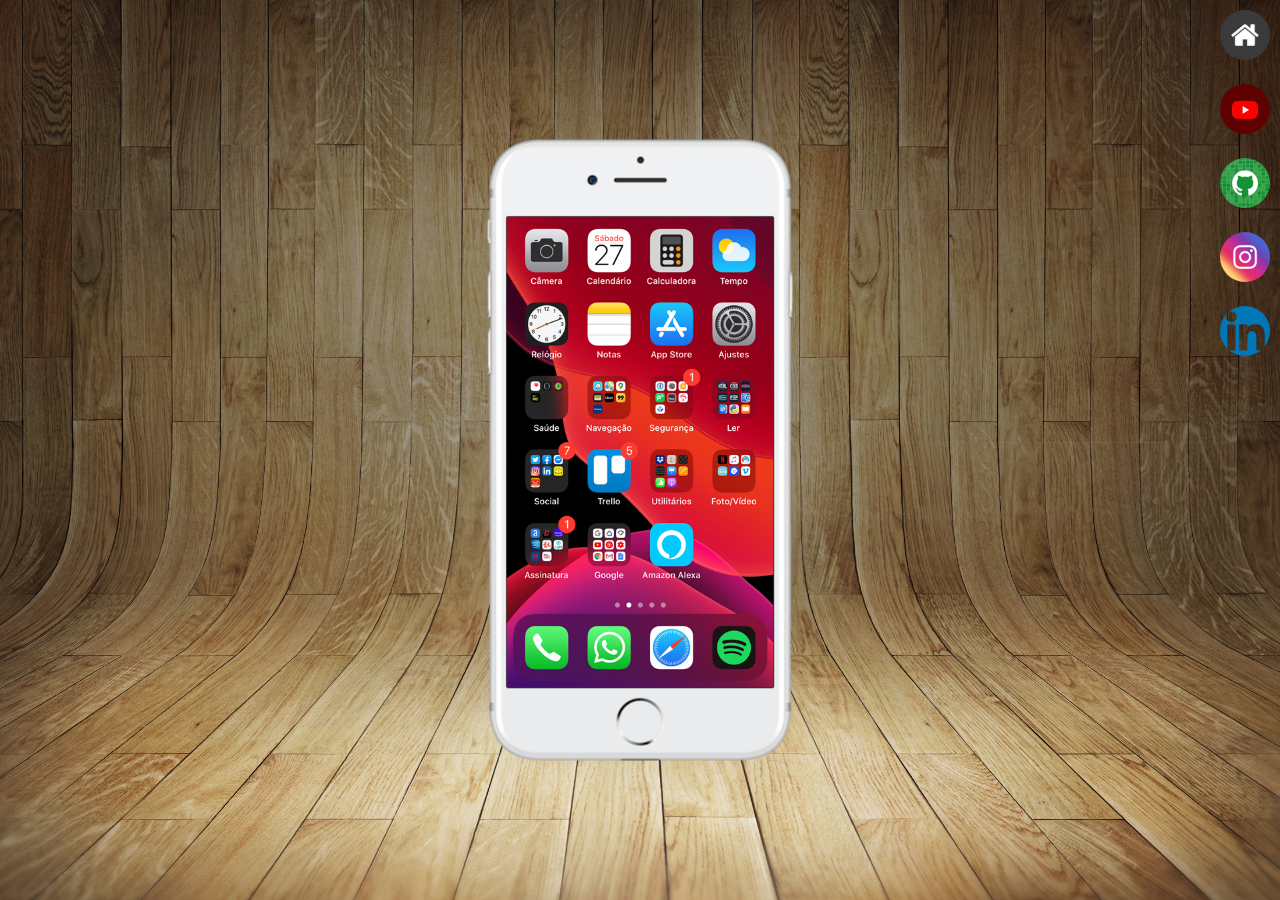
<file: index.html>
<!DOCTYPE html>
<html lang="pt-br">
<head>
    <meta charset="UTF-8">
    <meta name="viewport" content="width=device-width, initial-scale=1.0">
    <title>Document</title>
    <link rel="shortcut icon" href="favicon.ico" type="image/x-icon">
    <link rel="stylesheet" href="estilos/style.css">
</head>
<body>
    <main>
        <section id="telefone">
            <iframe src="home.html" name="tela" id="tela"
            
            frameborder="0"></iframe>
        </section>

        <section id="redes-sociais">
            <a href="home.html" target="tela"><img src="imagens/logo-home.jpg" alt=""></a><br>
            <a href="youtube.html" target="tela"><img src="imagens/logo-youtube.jpg" alt=""></a><br>
            <a href="github.html" target="tela"><img src="imagens/logo-github.jpg" alt=""></a><br>
            <a href="instagram.html" target="tela"><img src="imagens/logo-instagram.jpg" alt=""></a><br>
            <a href="linkedin.html" target="tela"><img src="imagens/linkedin.png" alt=""></a>
            

        </section>
    </main>
</body>
</html>
</file>
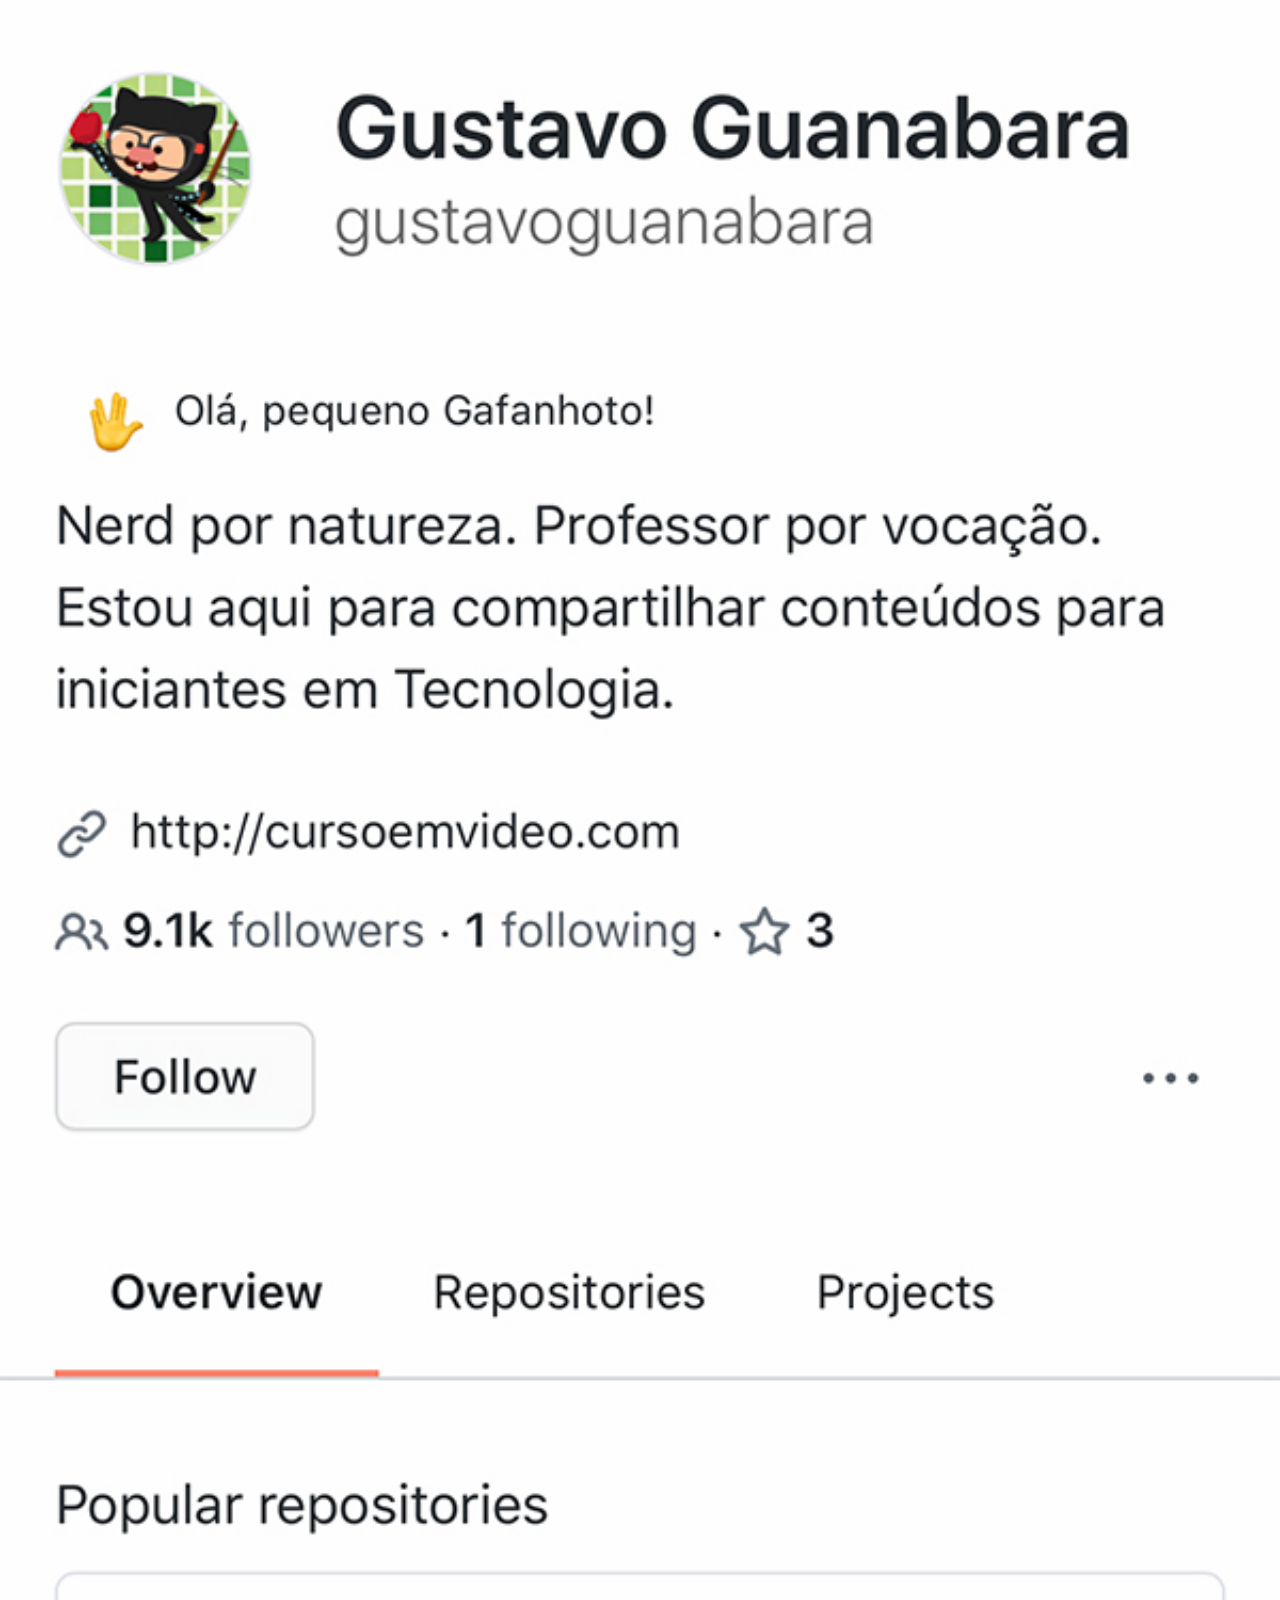
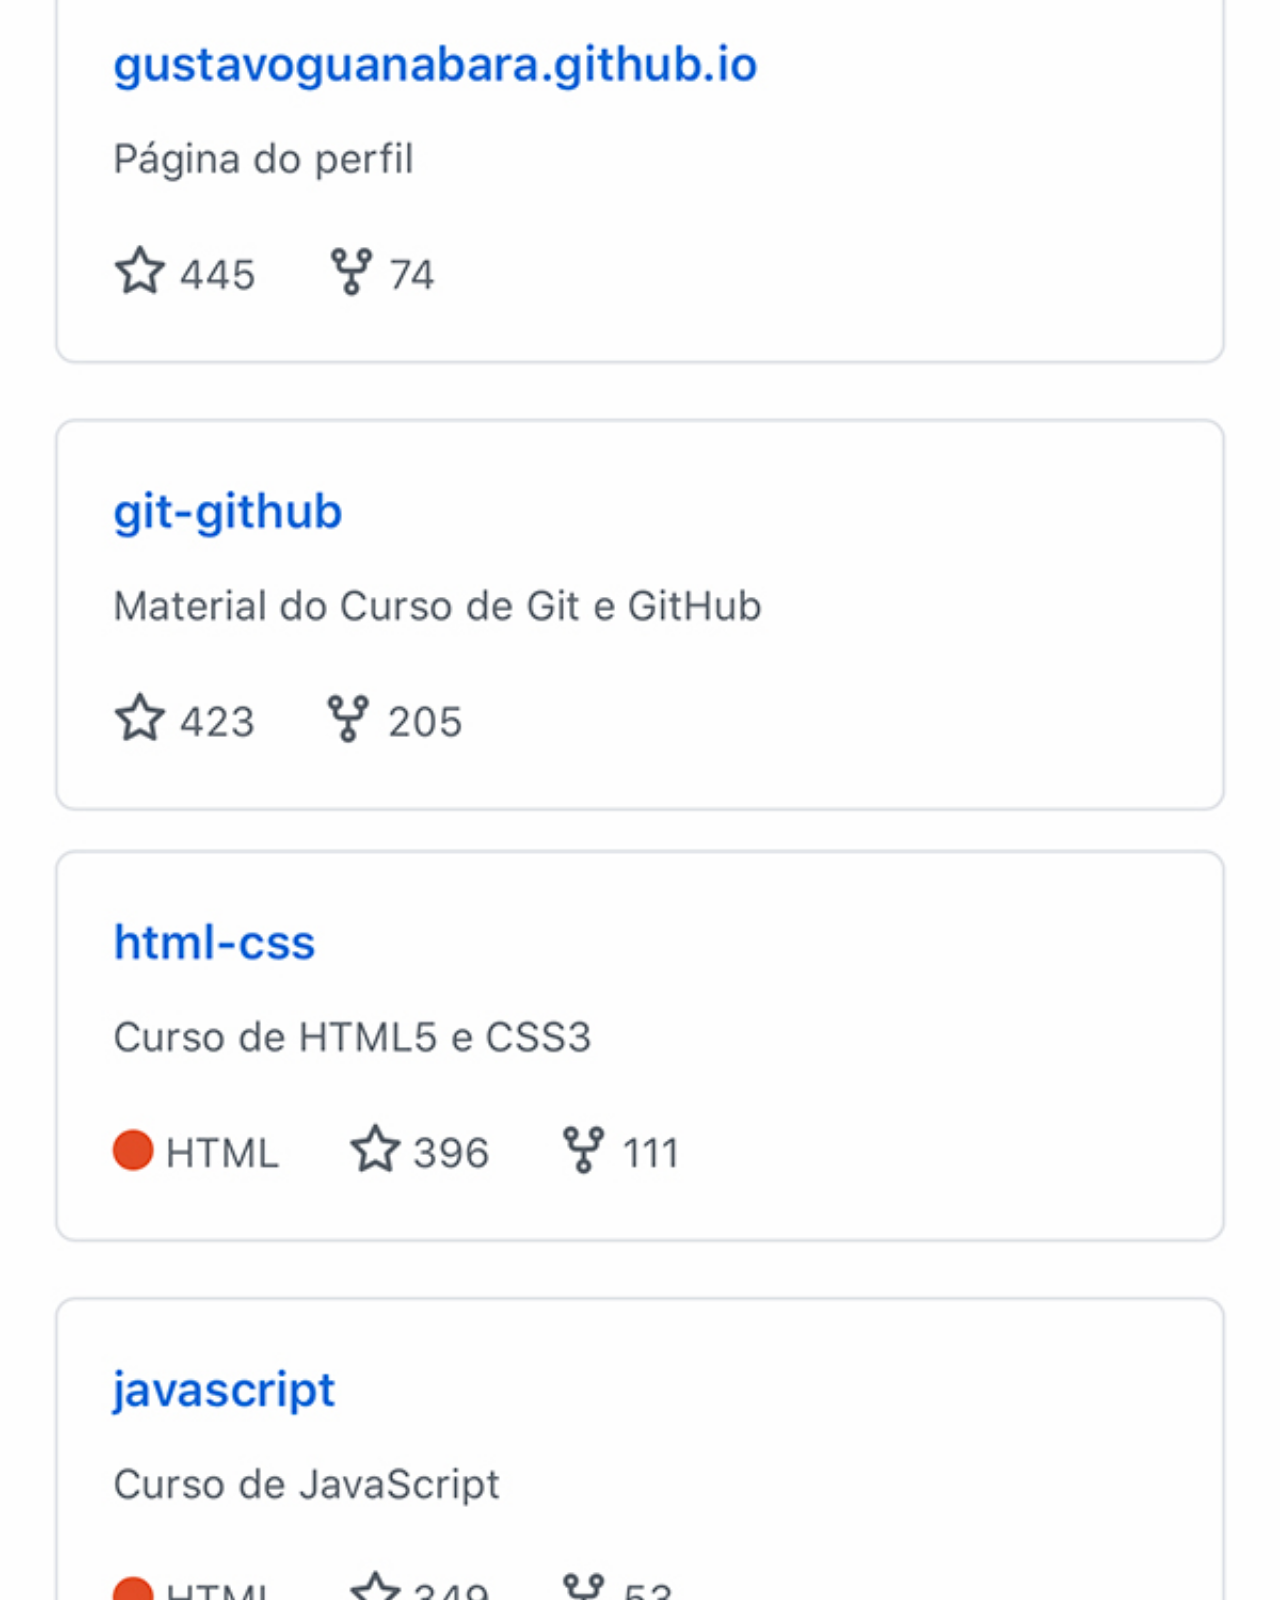
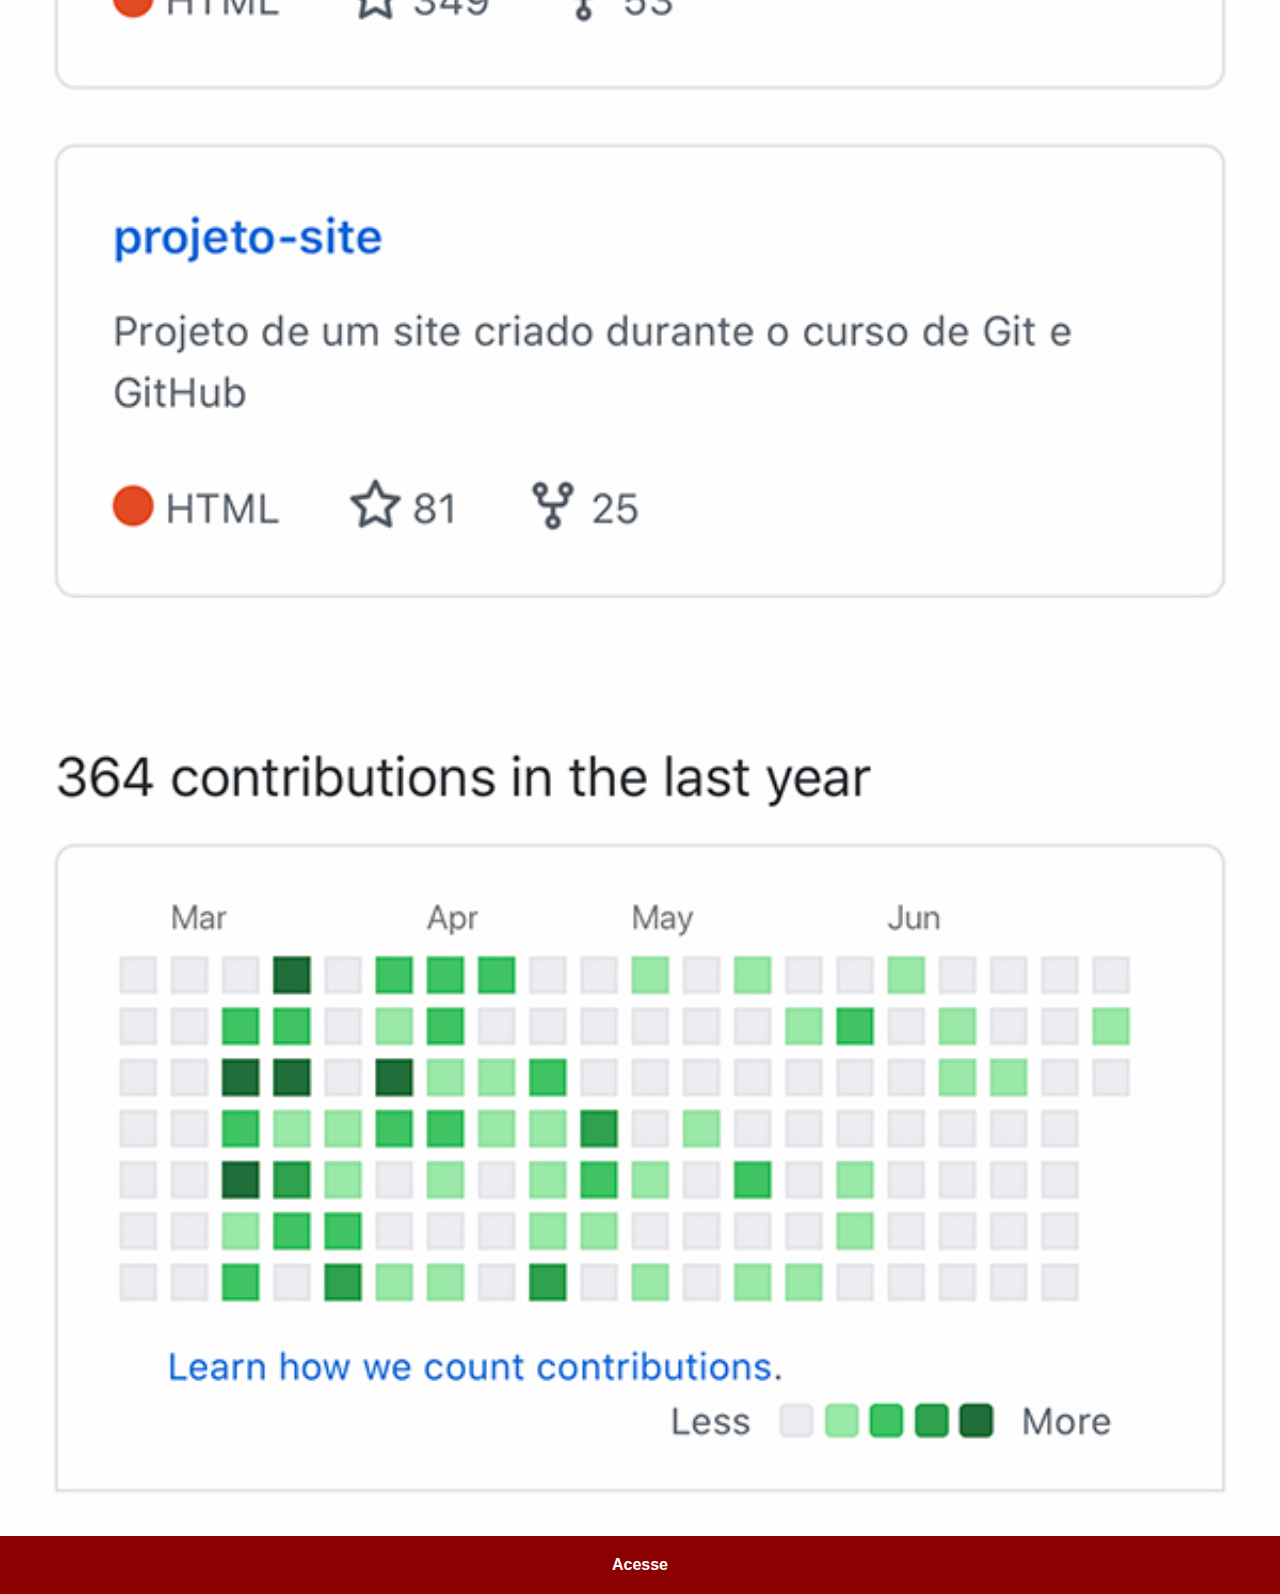
<file: github.html>
<!DOCTYPE html>
<html lang="pt-br">
<head>
    <meta charset="UTF-8">
    <meta name="viewport" content="width=device-width, initial-scale=1.0">
    <title>Github</title>
    <link rel="stylesheet" href="estilos/social.css">
</head>
<body>
    <img src="imagens/tela-github.jpg" alt="GitHub">
    <a href="https://github.com/jairojr1985" target="_blank">Acesse</a>
</body>
</html>
</file>
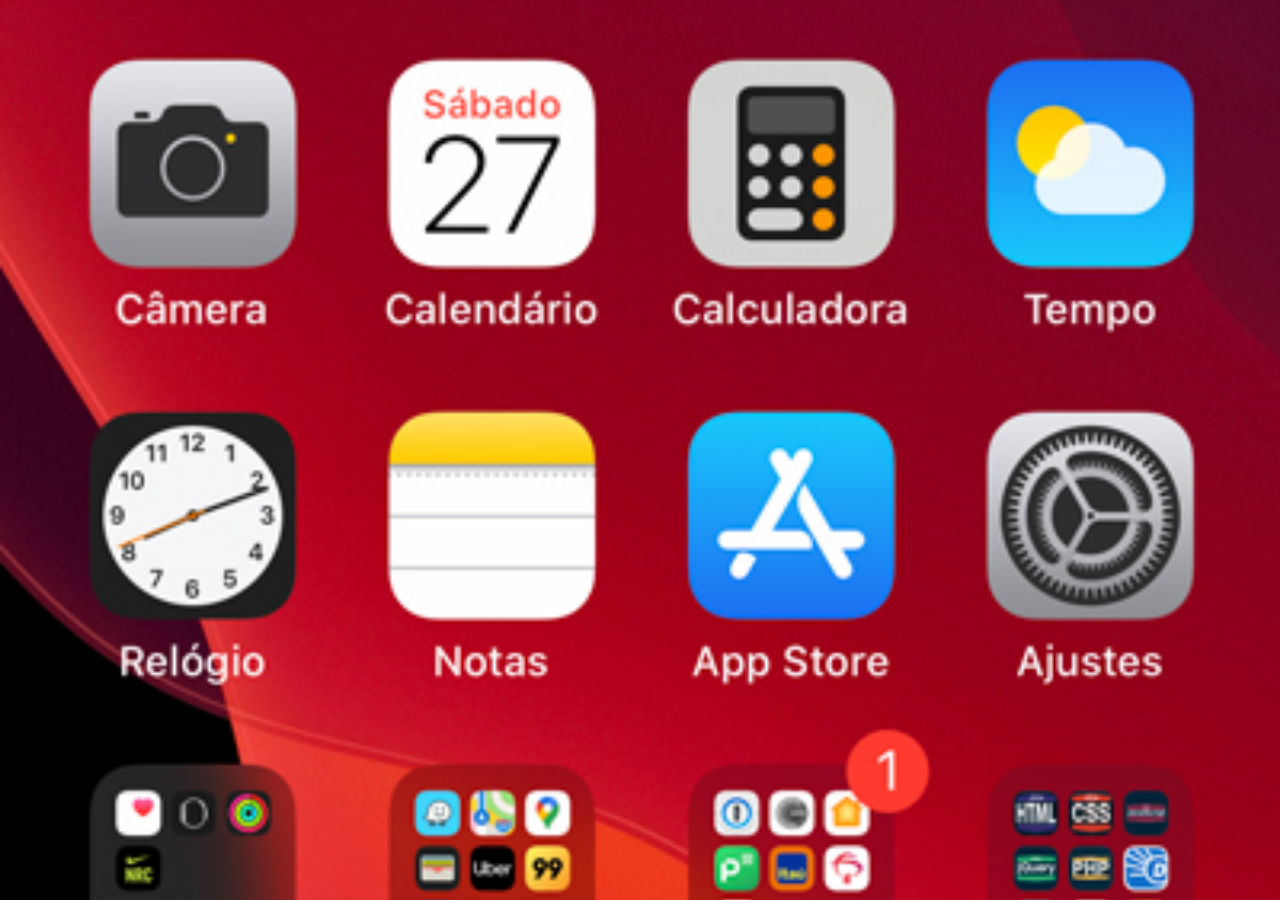
<file: home.html>
<!DOCTYPE html>
<html lang="pt-br">
<head>
    <meta charset="UTF-8">
    <meta name="viewport" content="width=device-width, initial-scale=1.0">
    <title>Home</title>
    <style>
        *{
            margin:0px;
            padding:0px;
        }

        body{
            width: 100vw;
            height:100vh;
            background: black url('imagens/tela-home.jpg')no-repeat top center;
            background-size: cover;
        }

    </style>
</head>
<body>
    
</body>
</html>
</file>
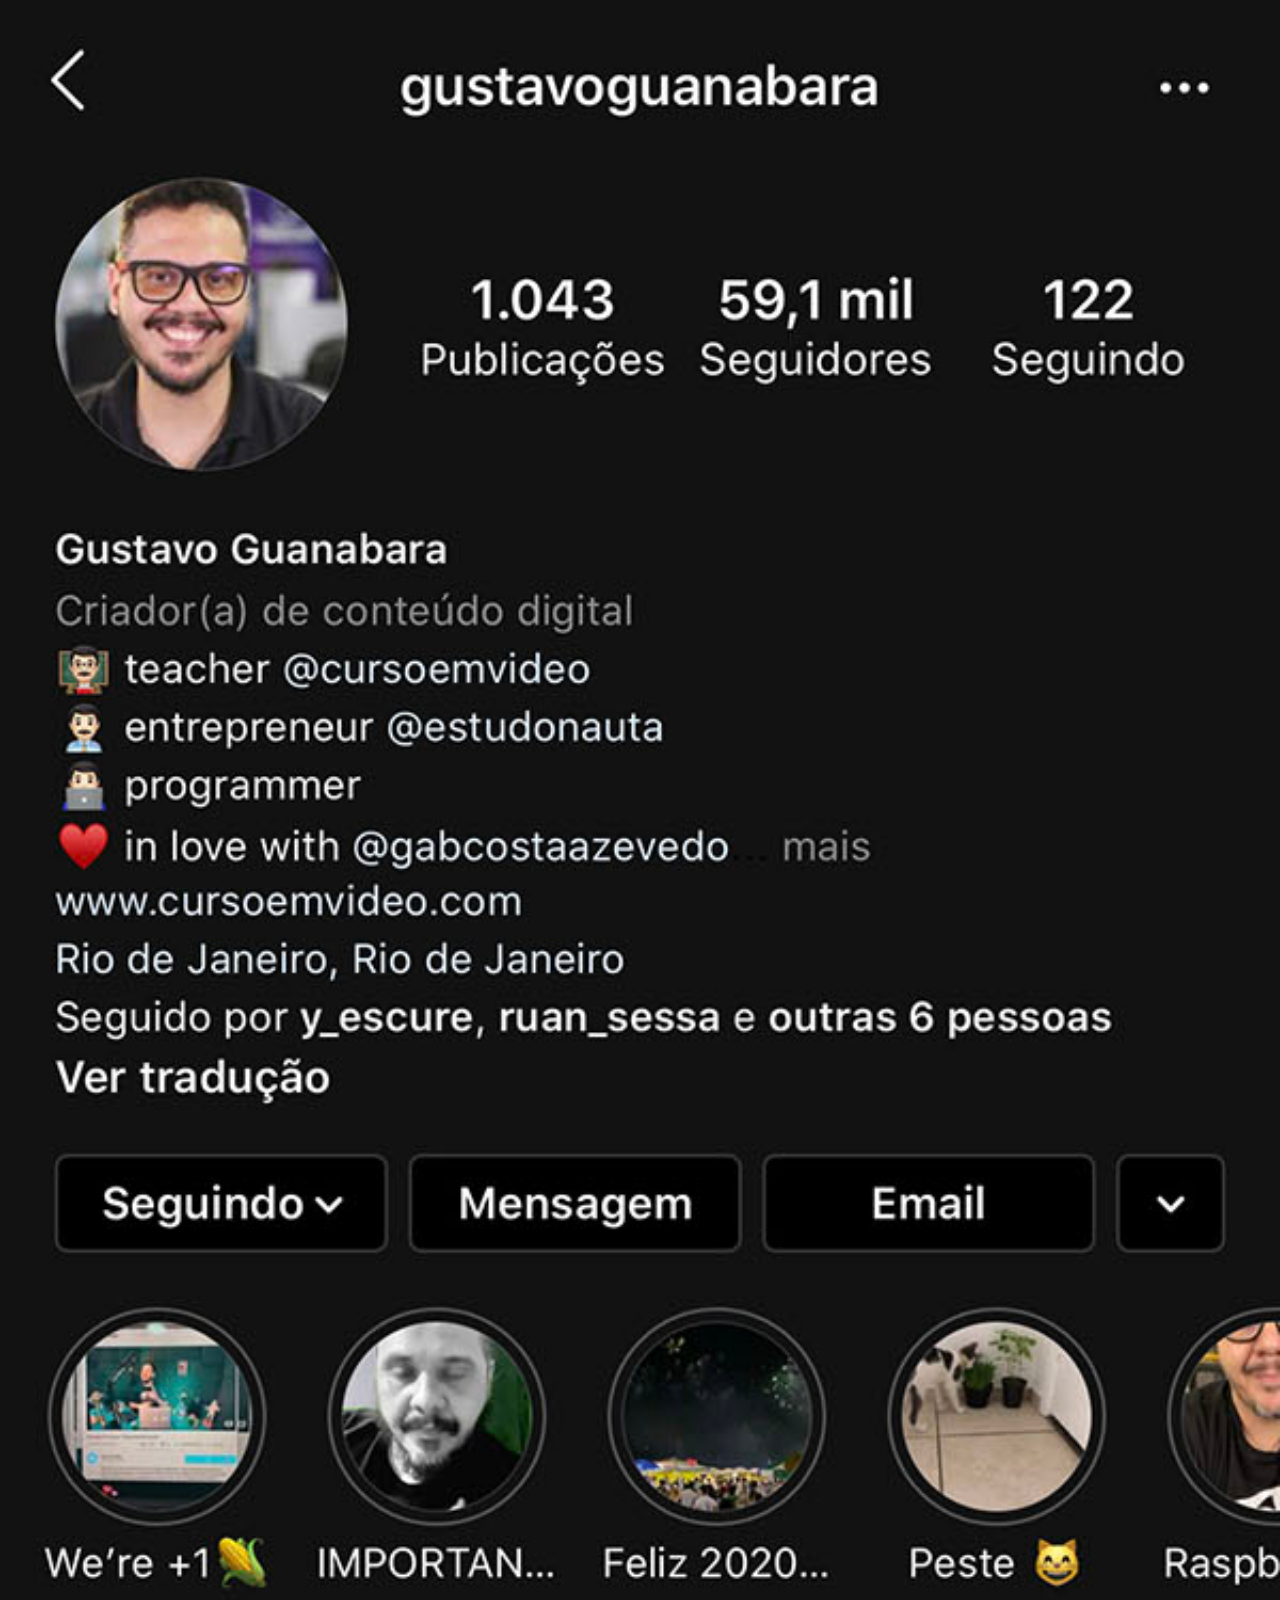
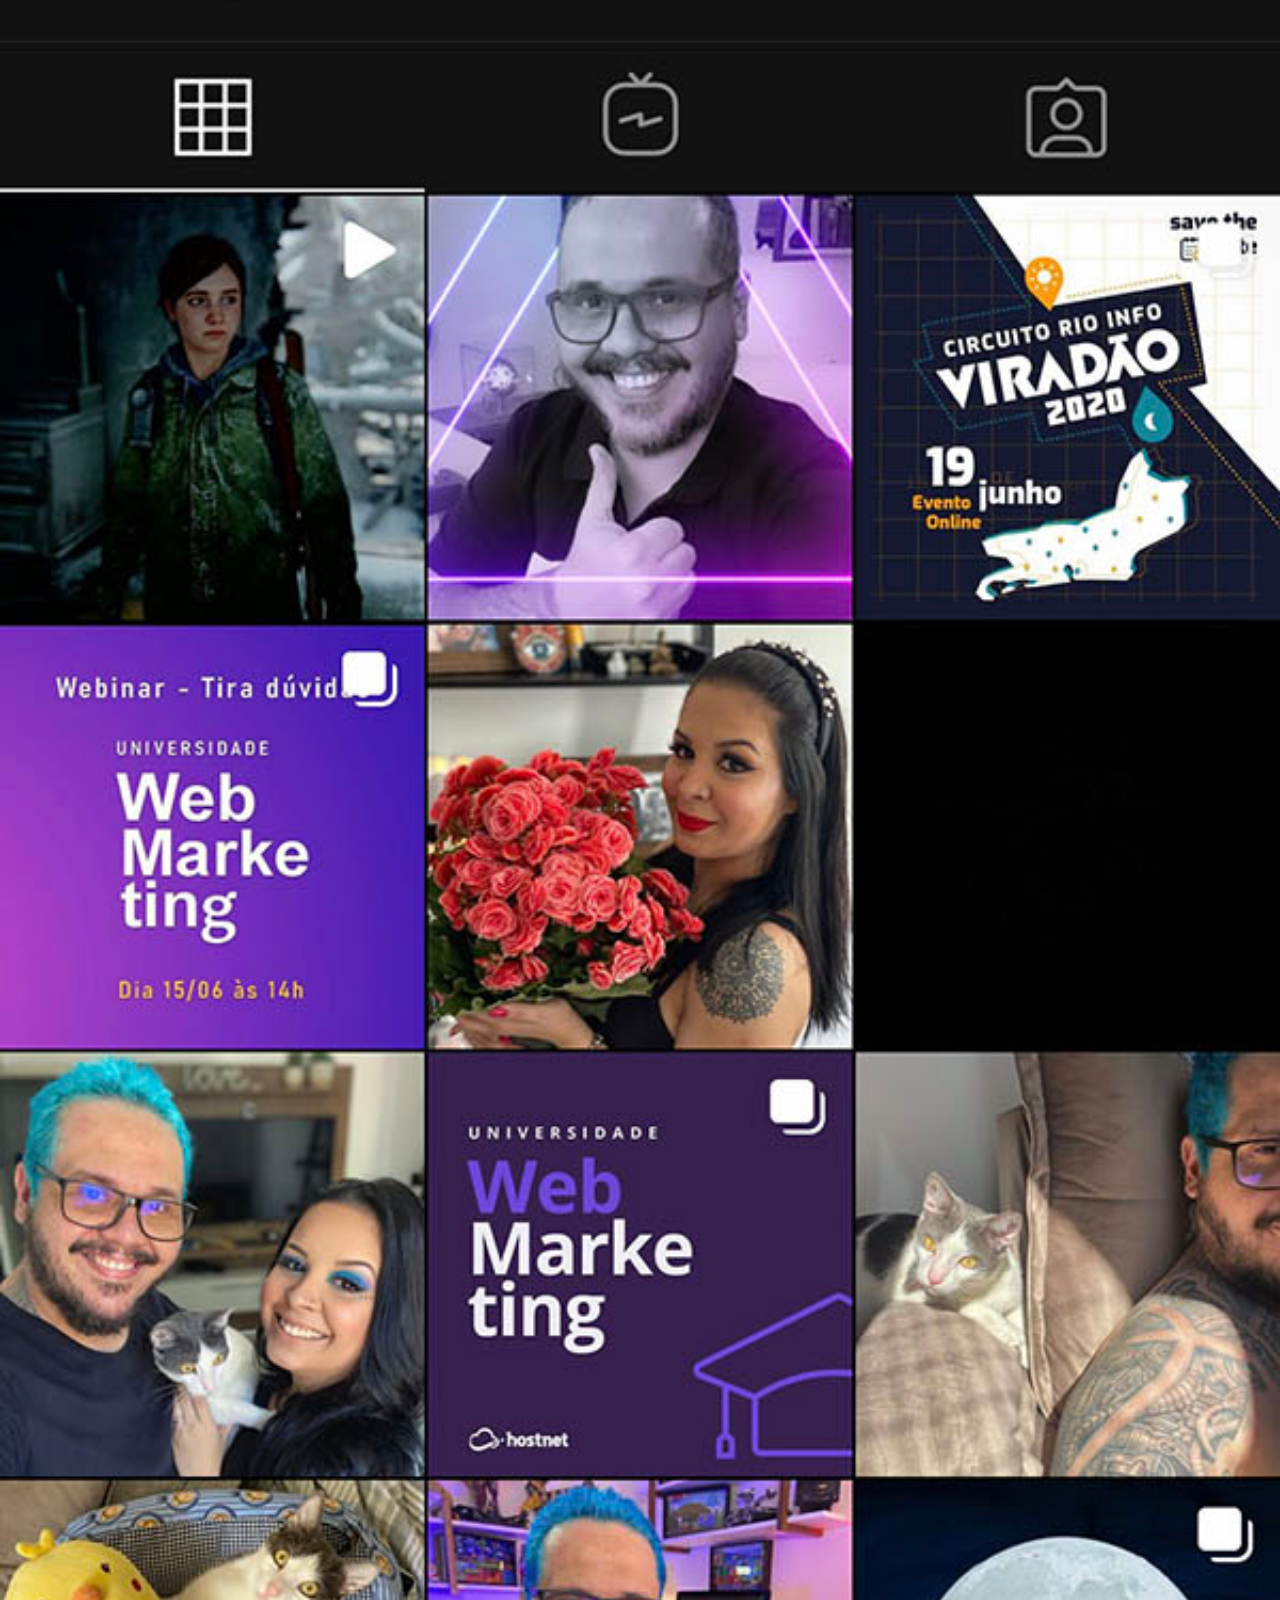
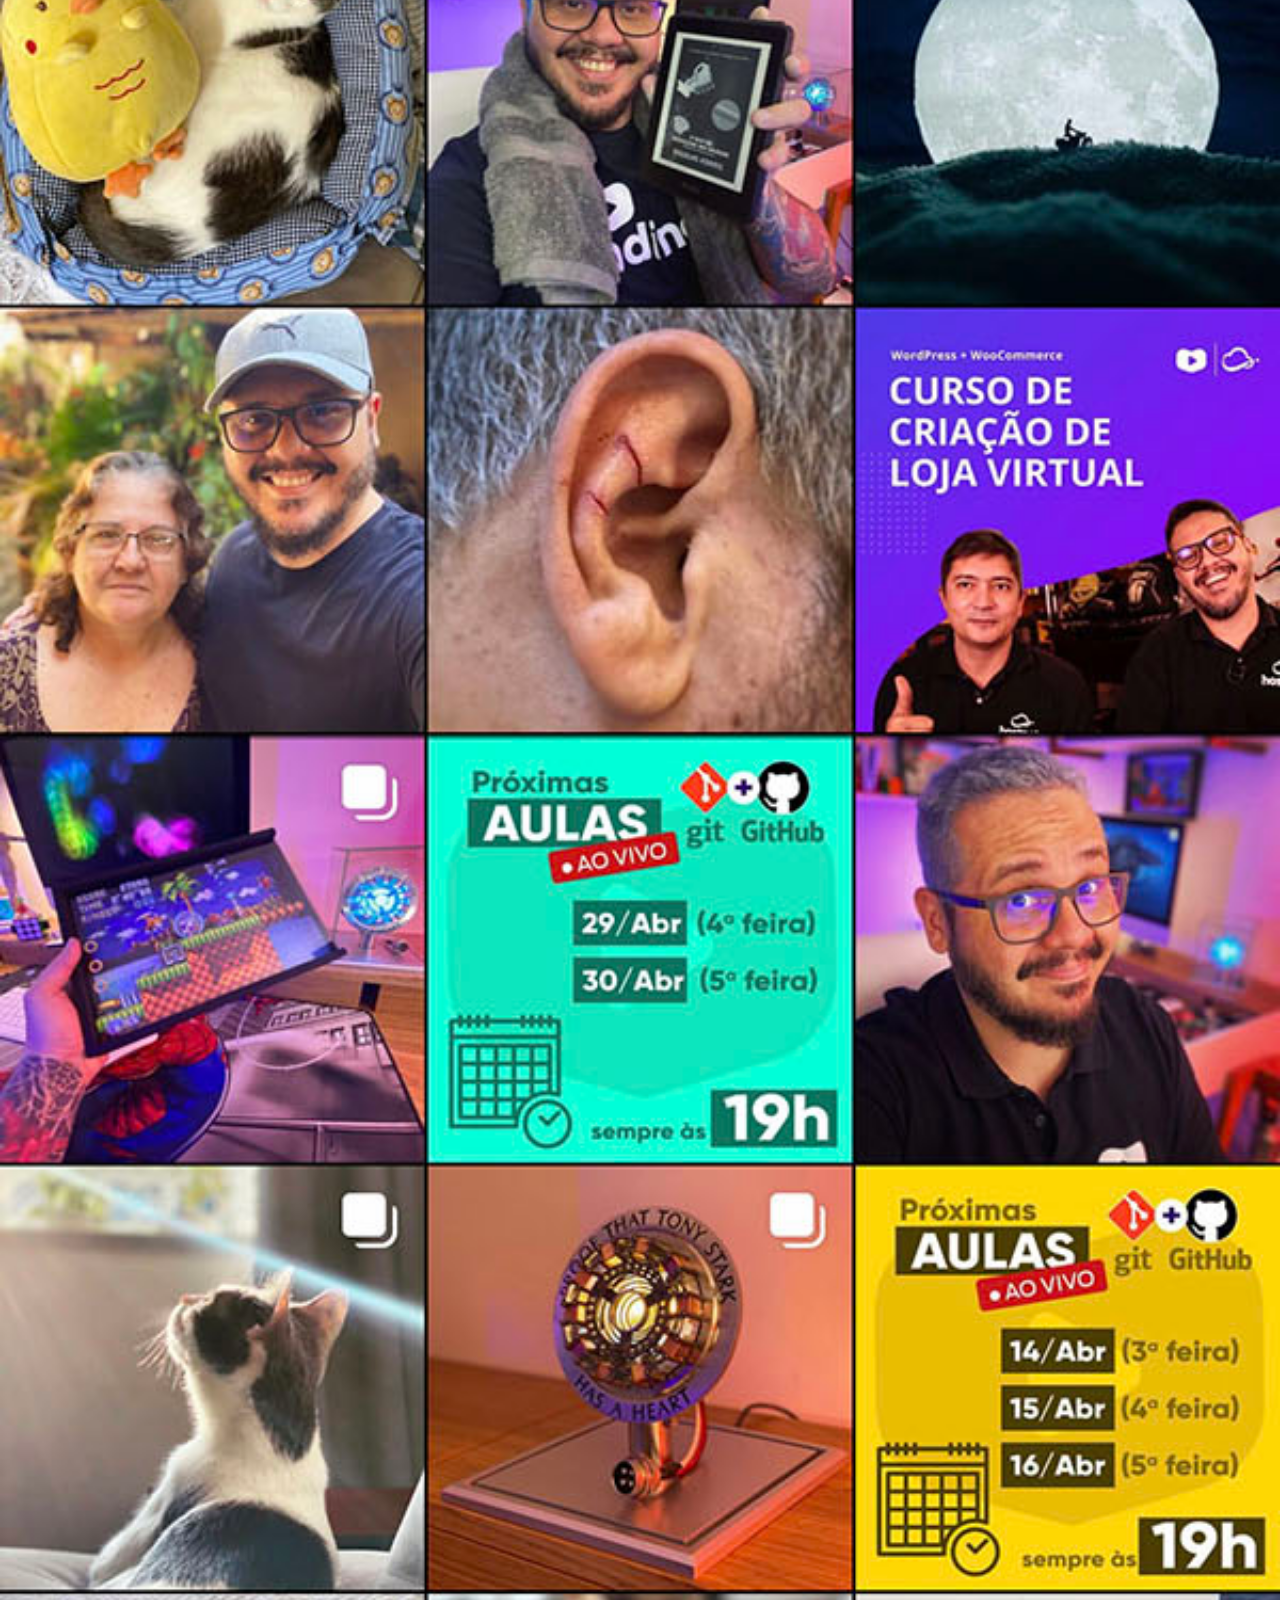
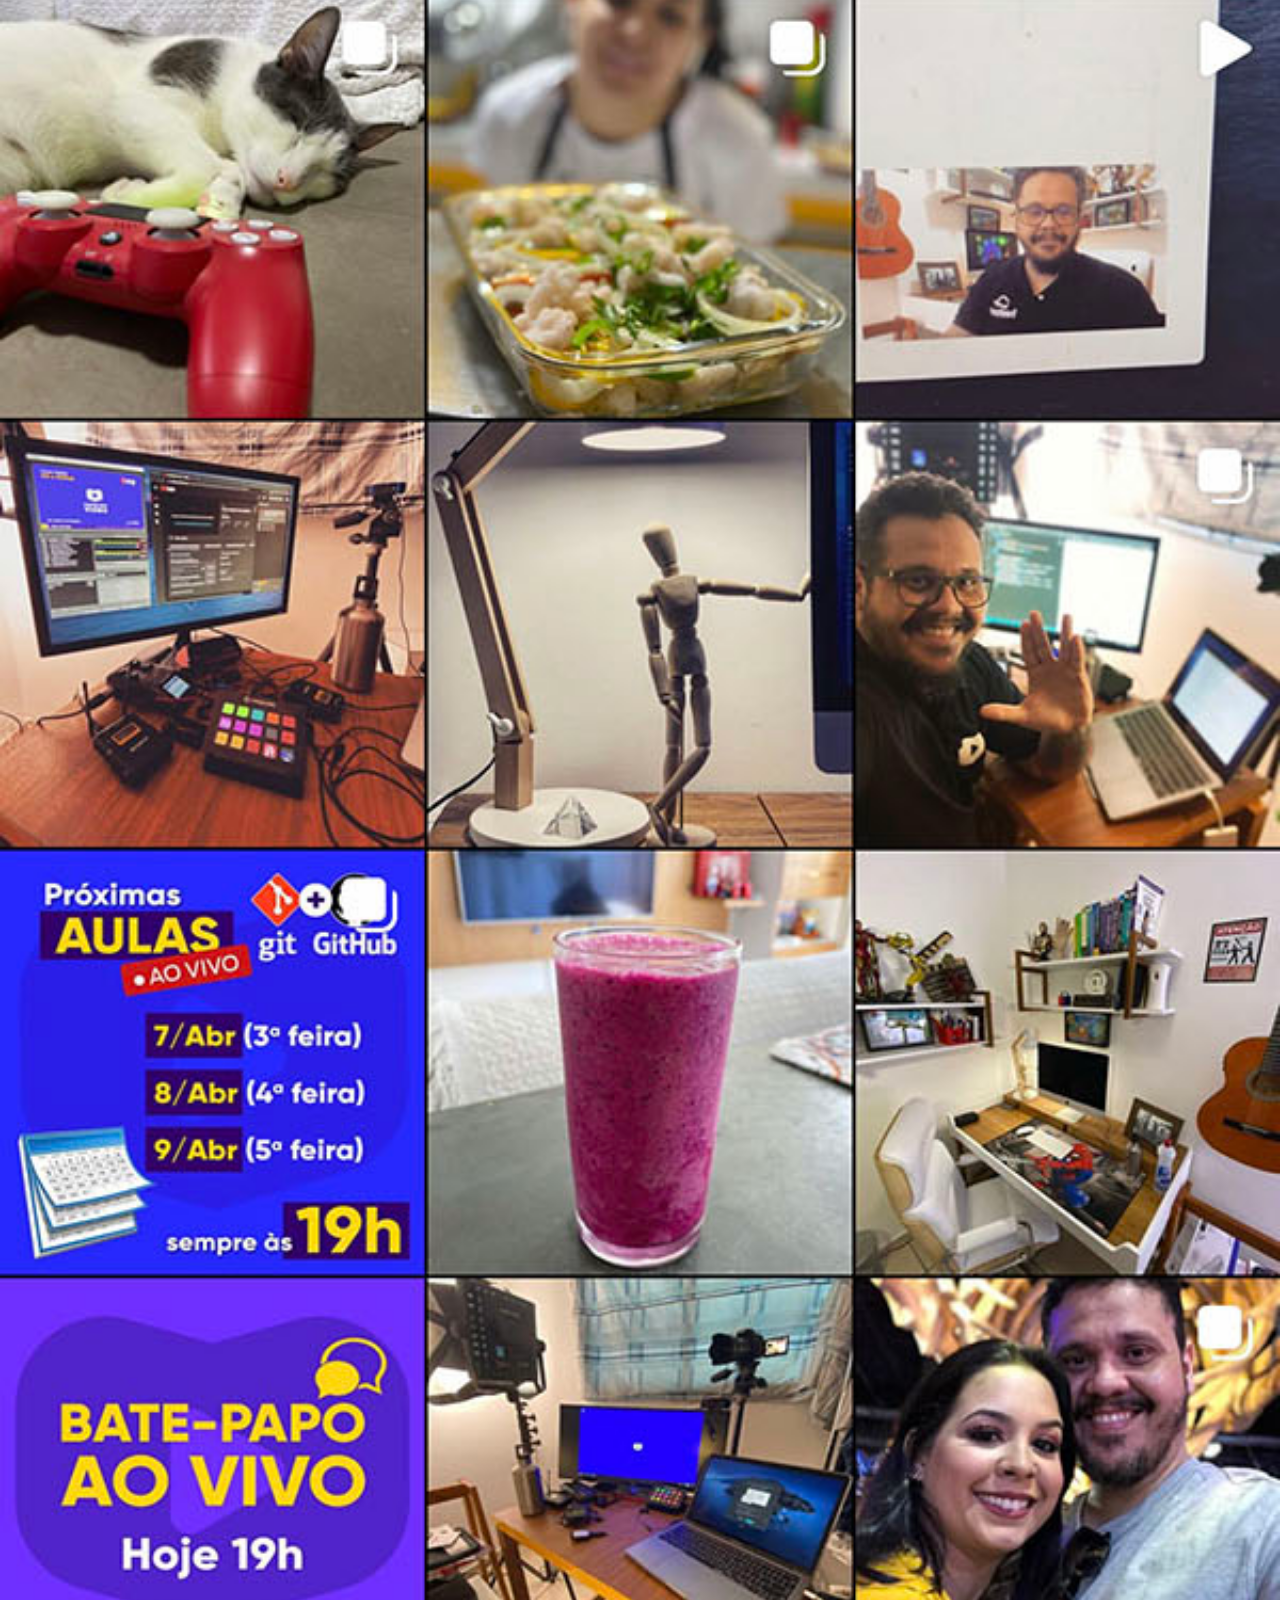
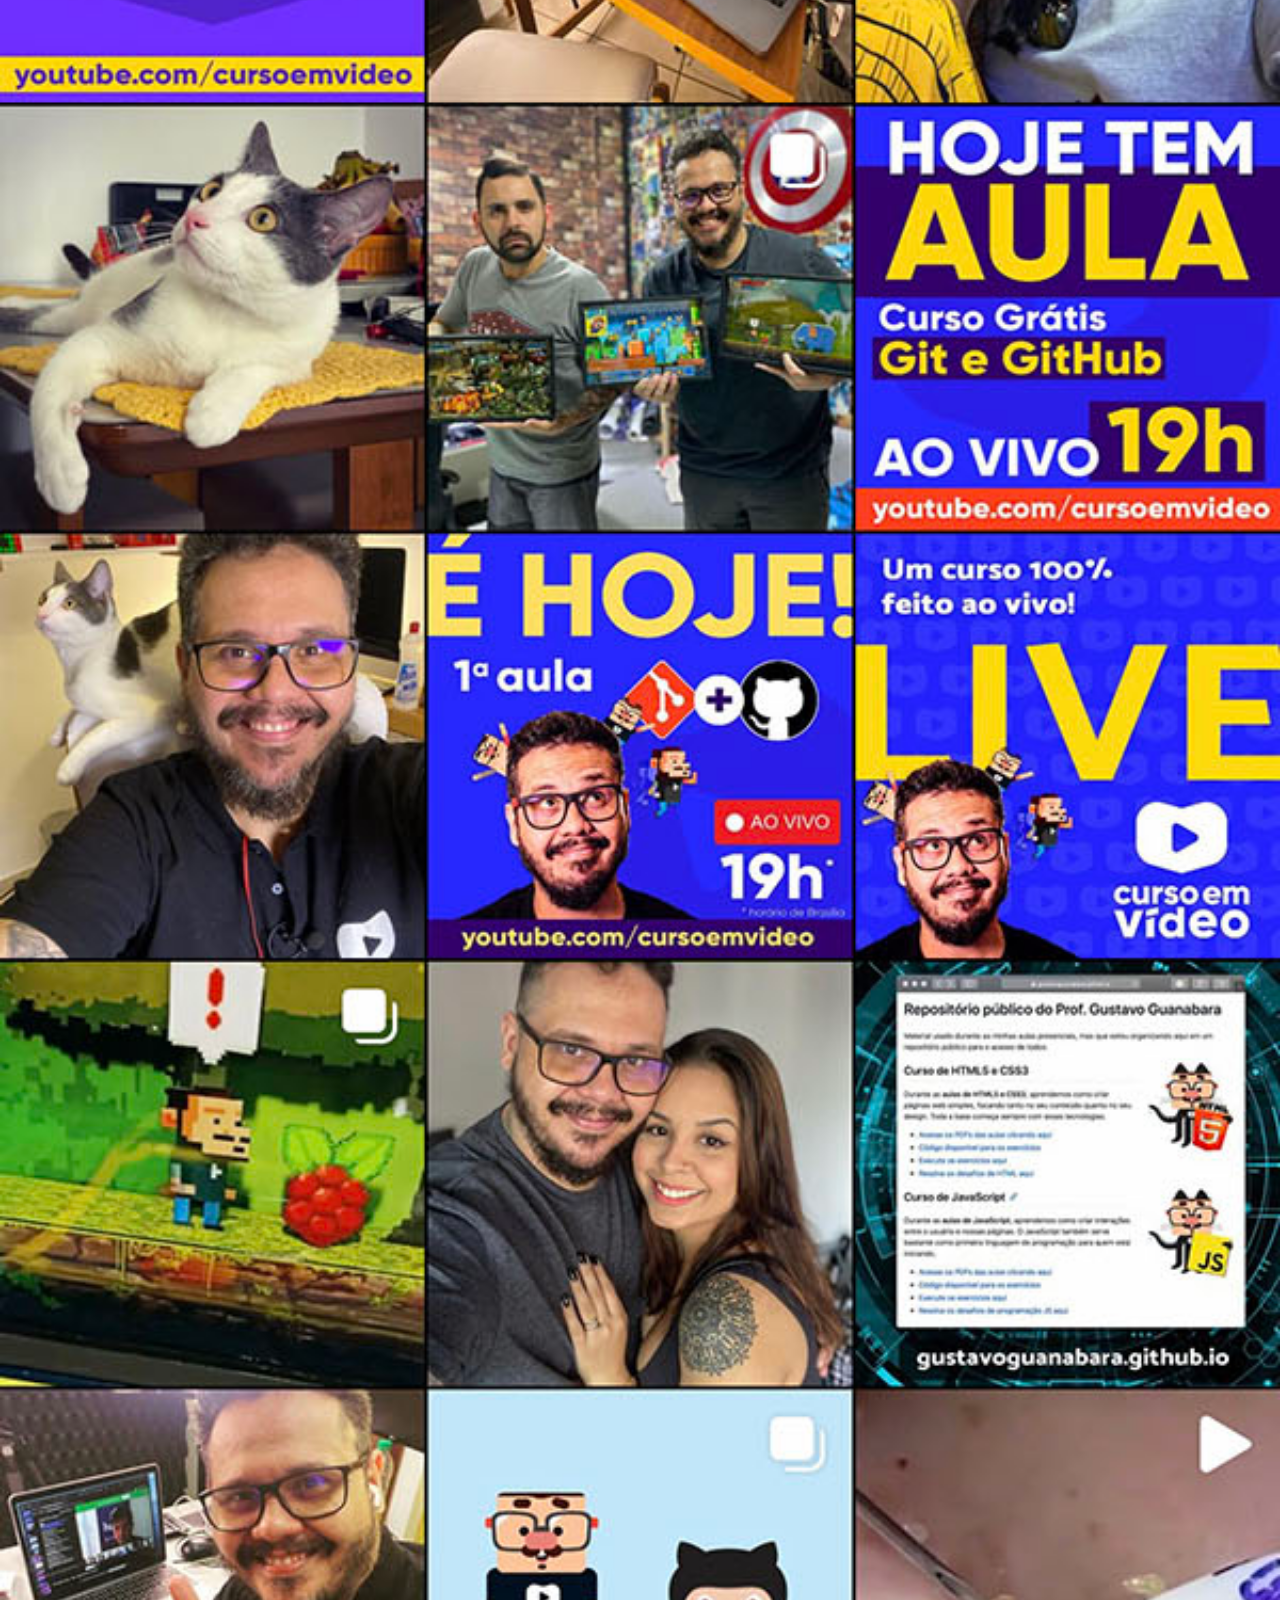
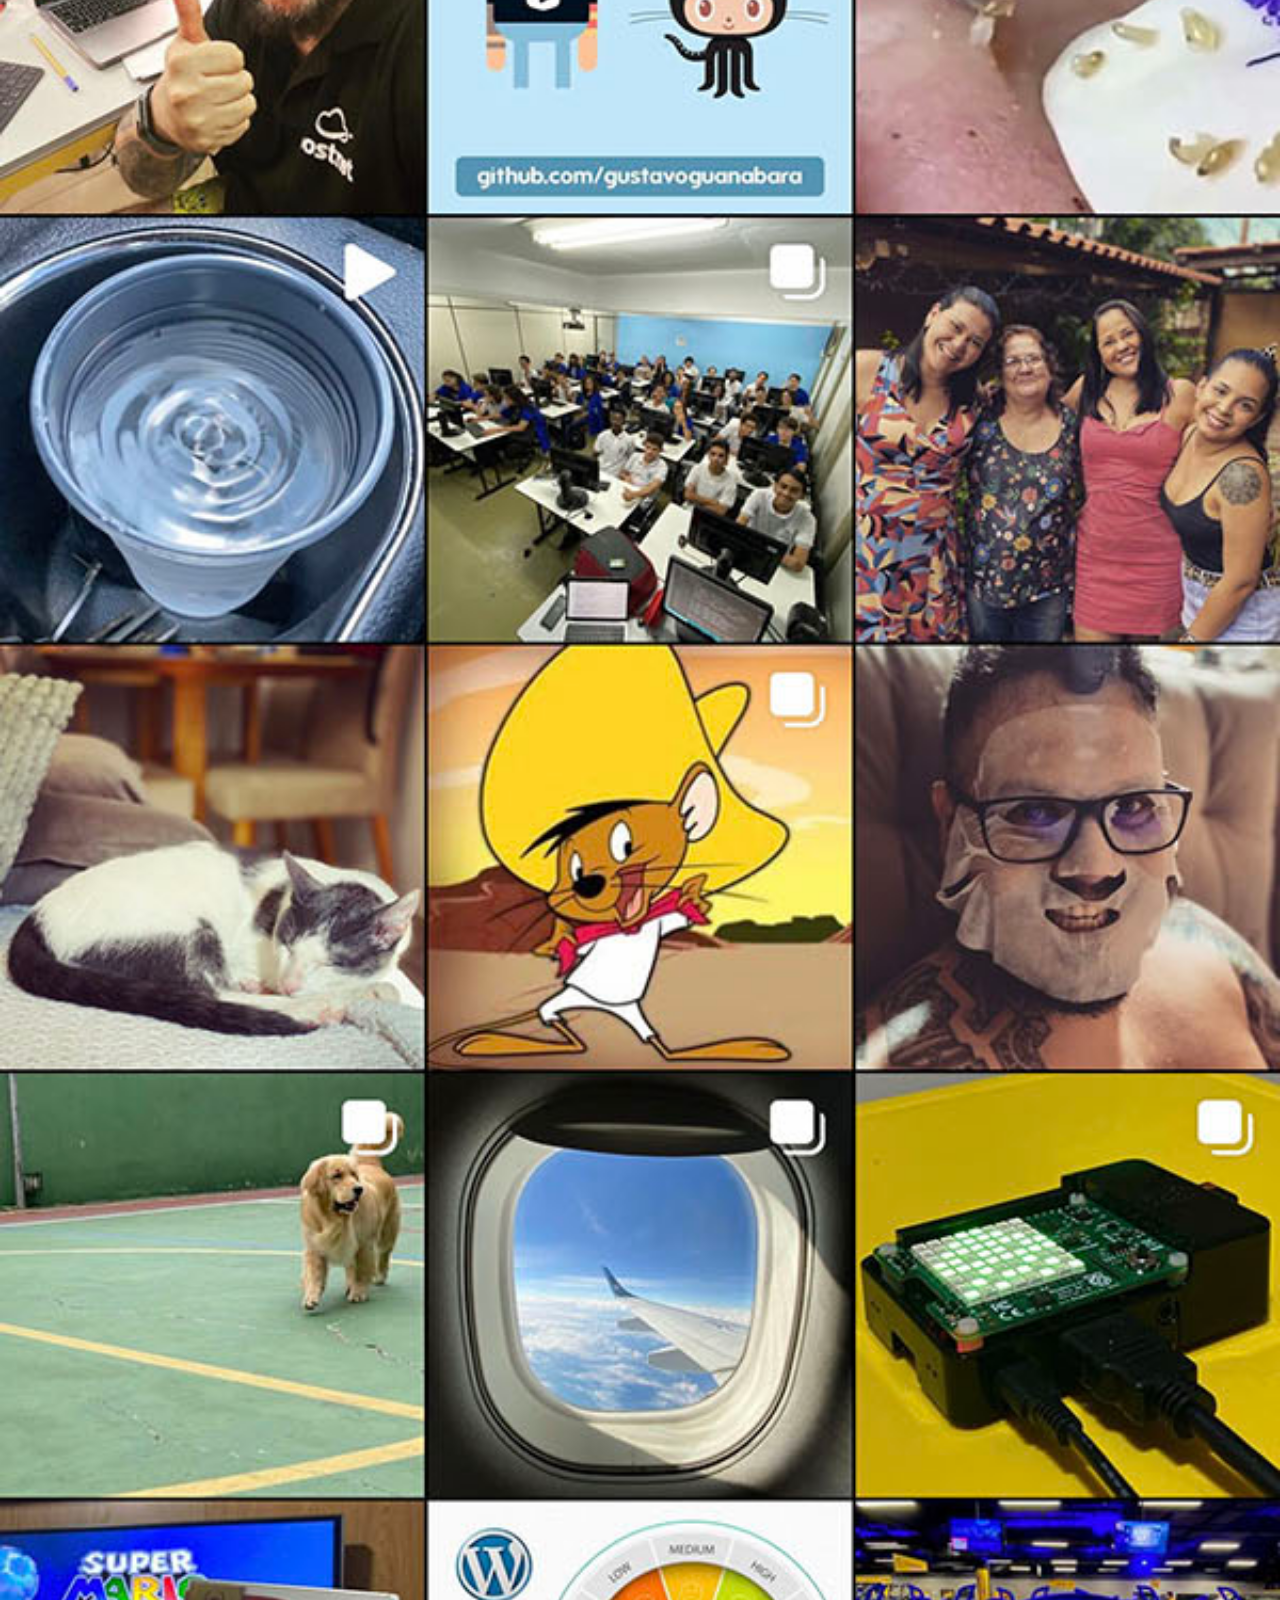
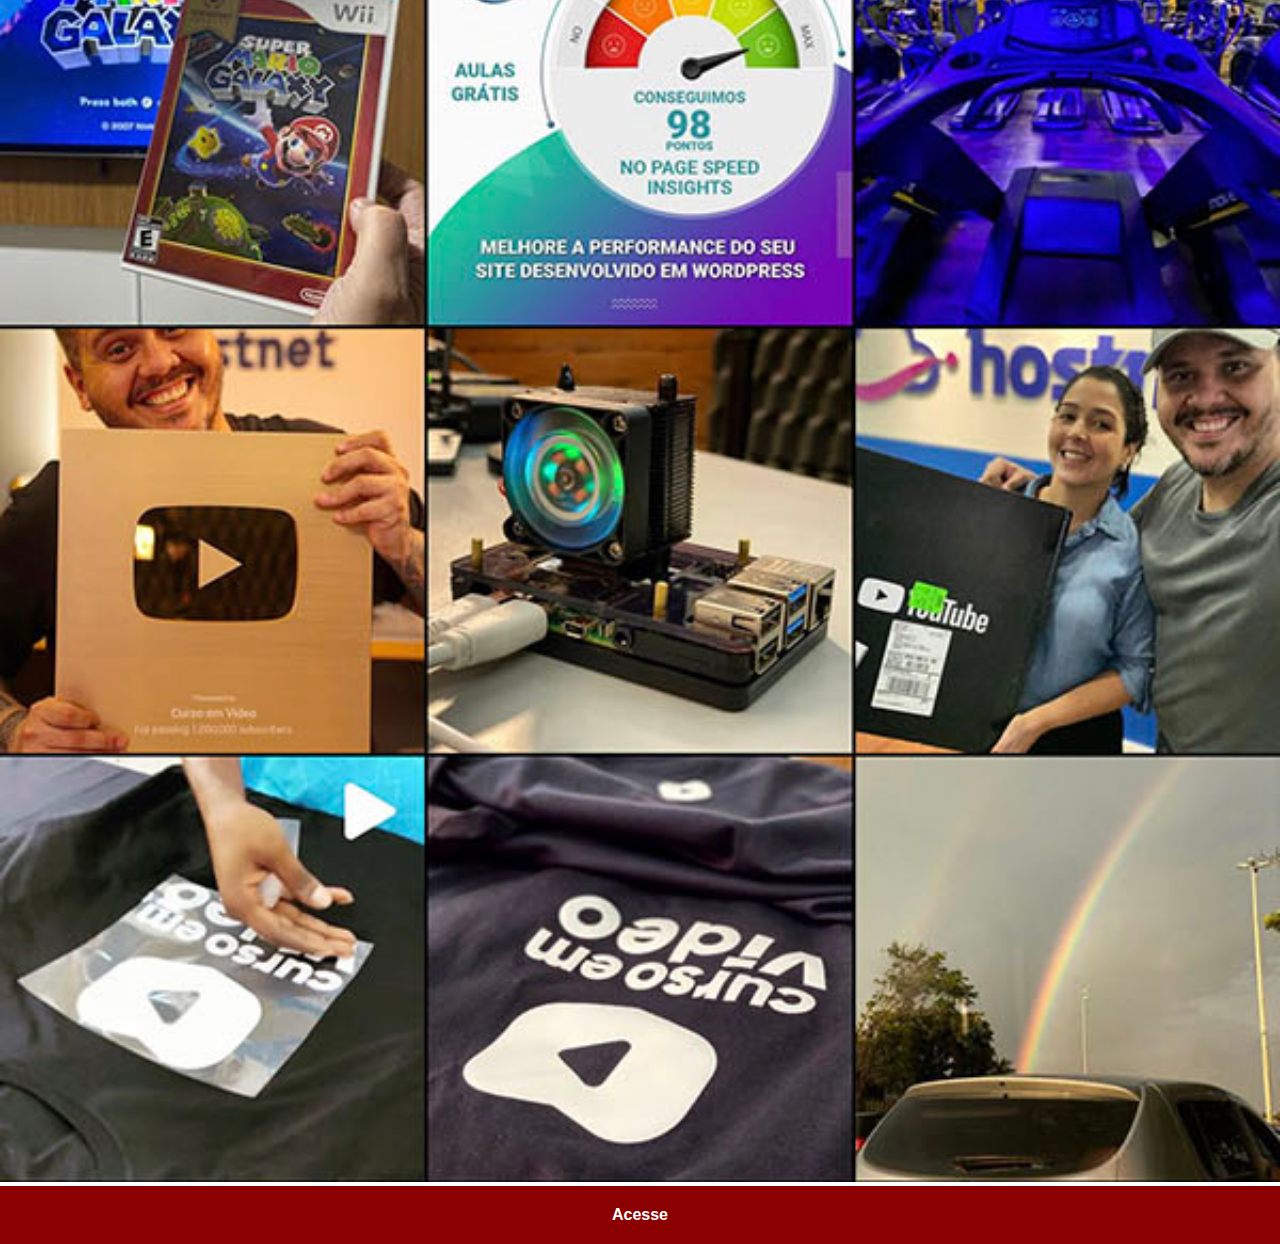
<file: instagram.html>
<!DOCTYPE html>
<html lang="pt-br">
<head>
    <meta charset="UTF-8">
    <meta name="viewport" content="width=device-width, initial-scale=1.0">
    <title>Instagram</title>
    <link rel="stylesheet" href="estilos/social.css">
</head>
<body>
    <img src="imagens/tela-instagram.jpg" alt="Instagram">
    <a href="#" target="_blank">Acesse</a>
</body>
</html>
</file>
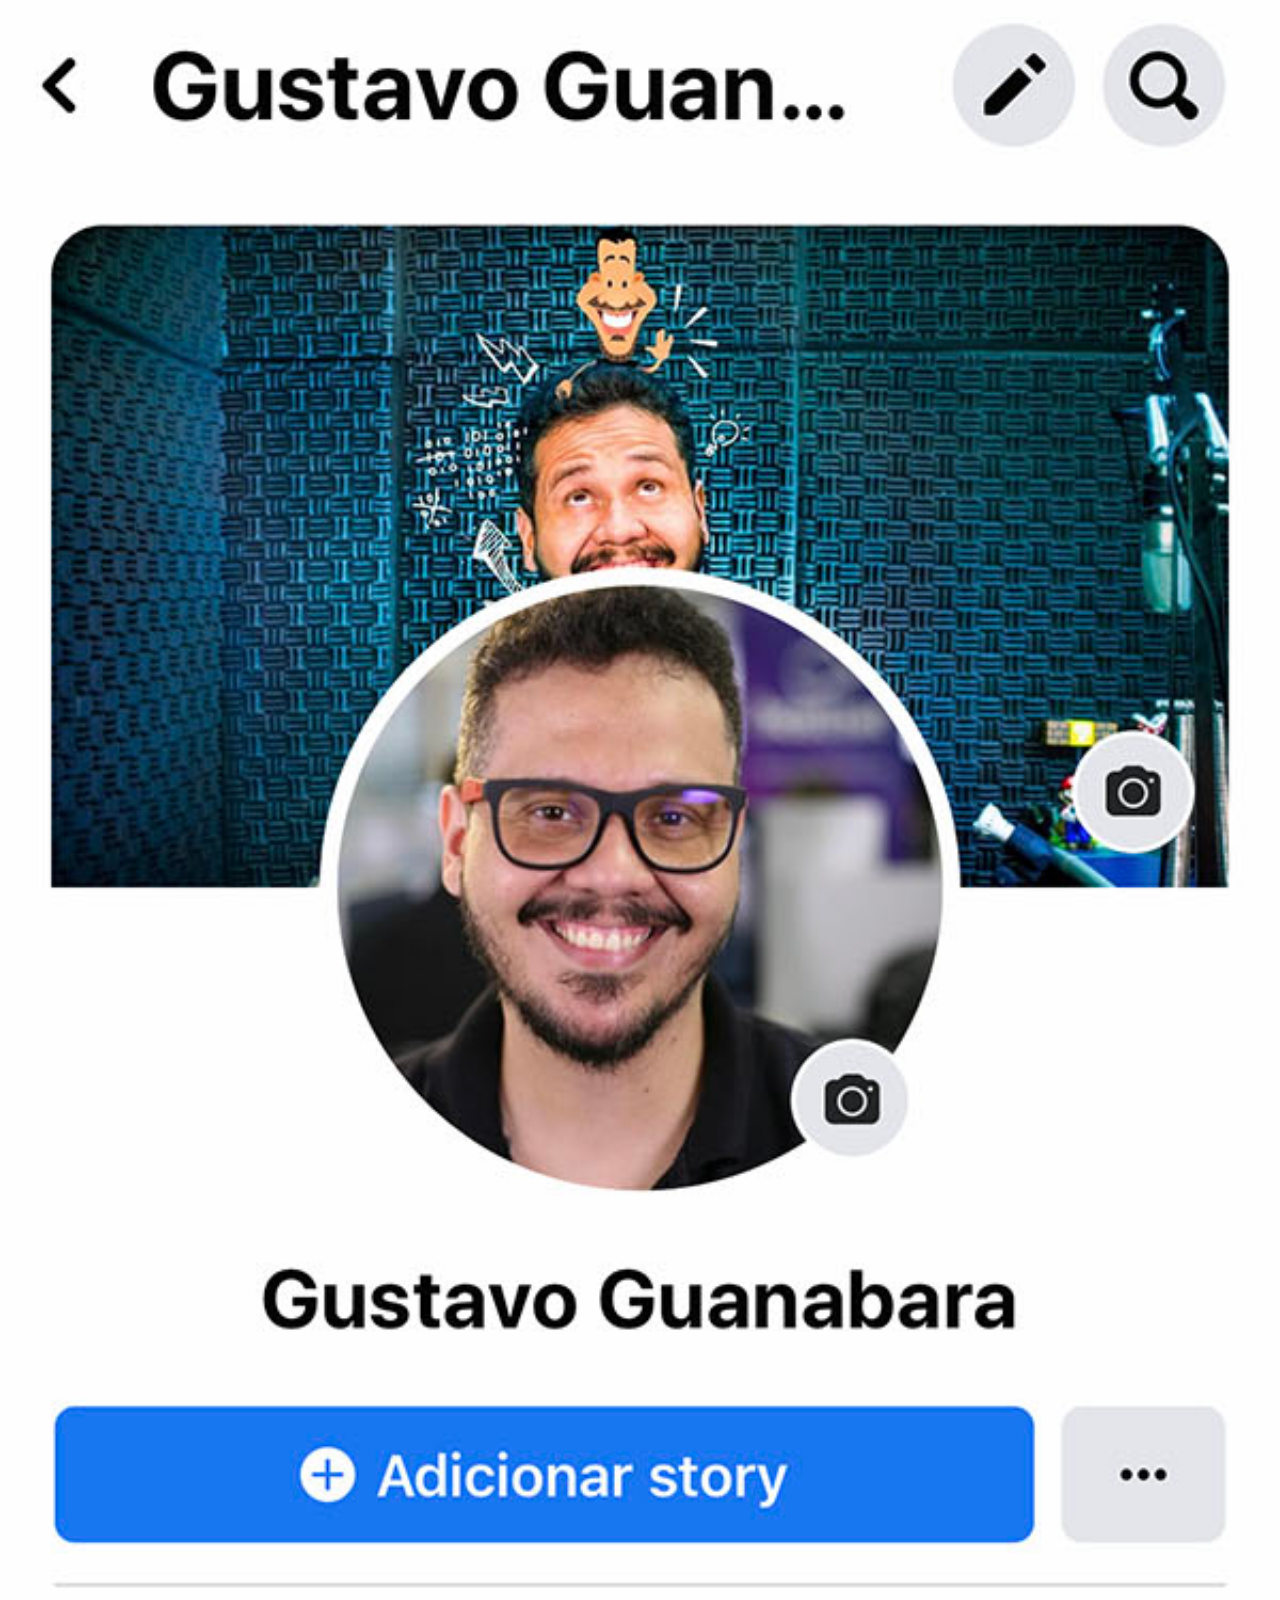
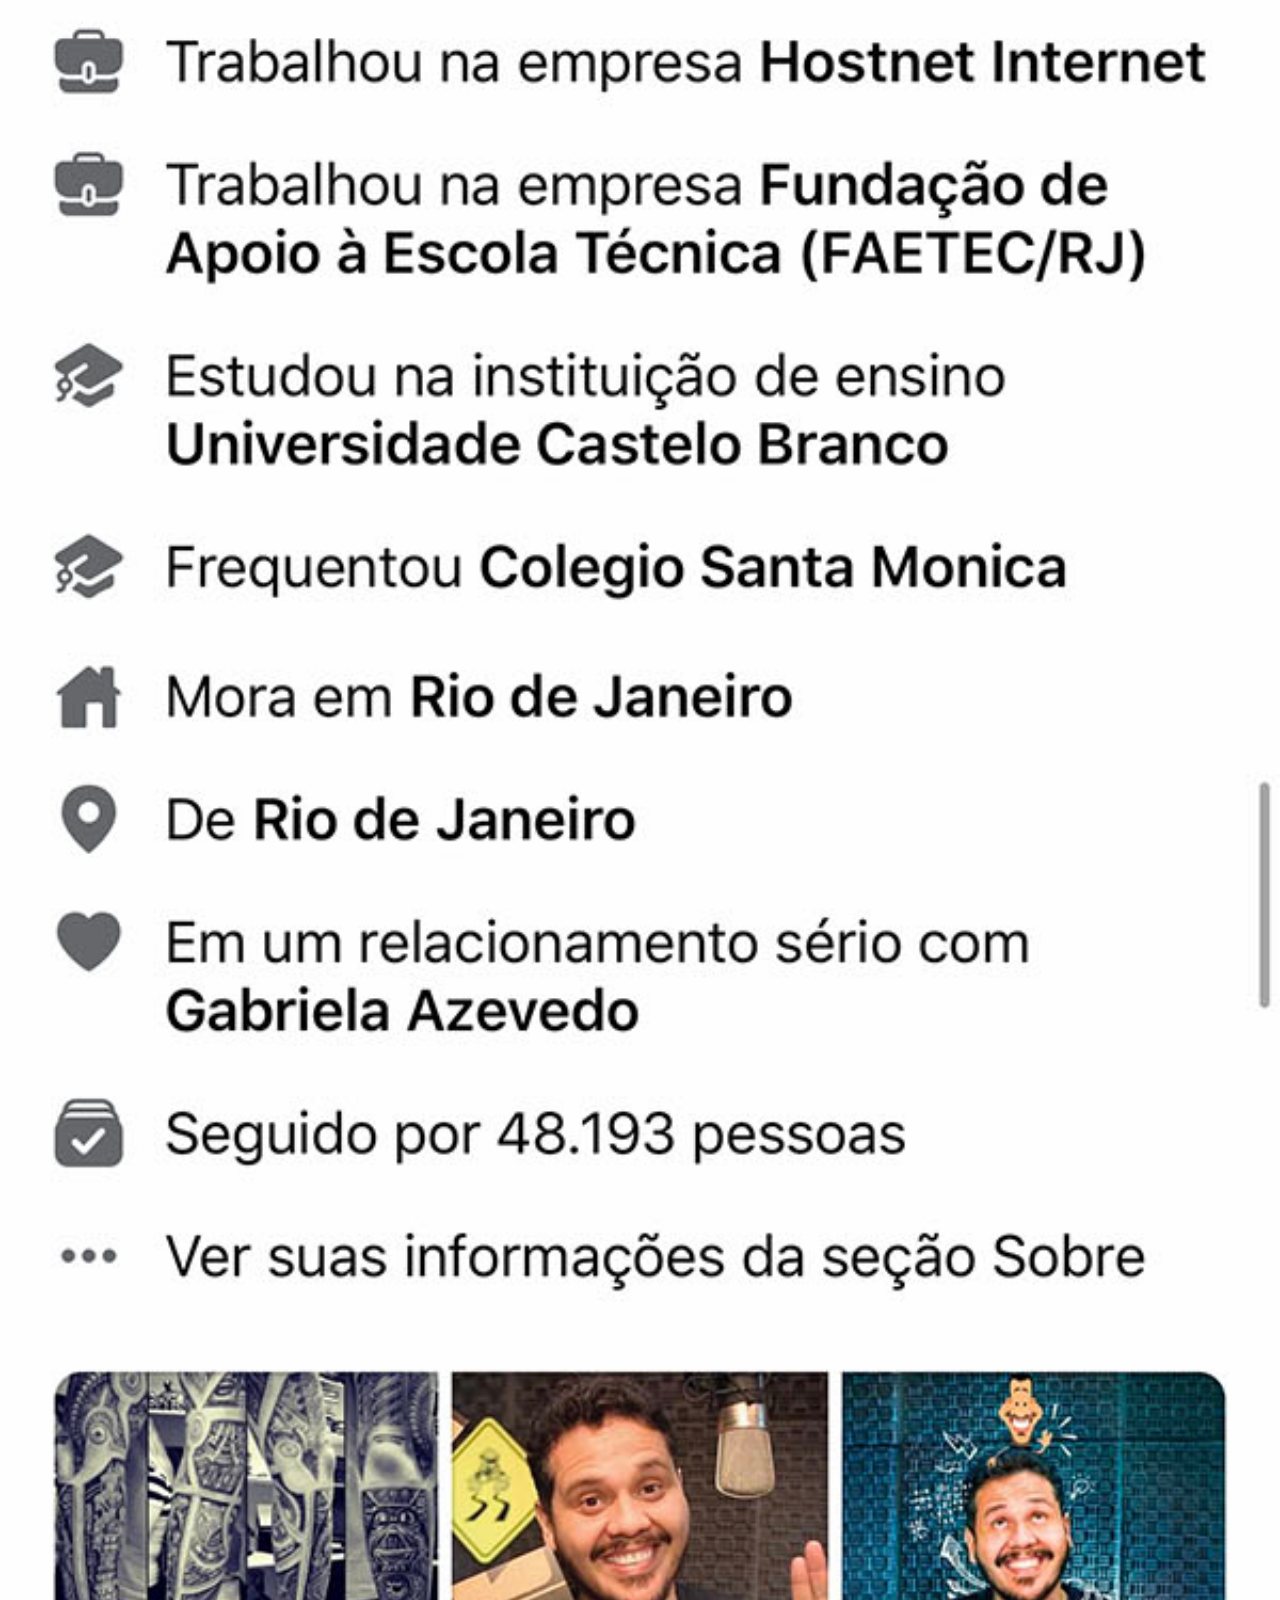
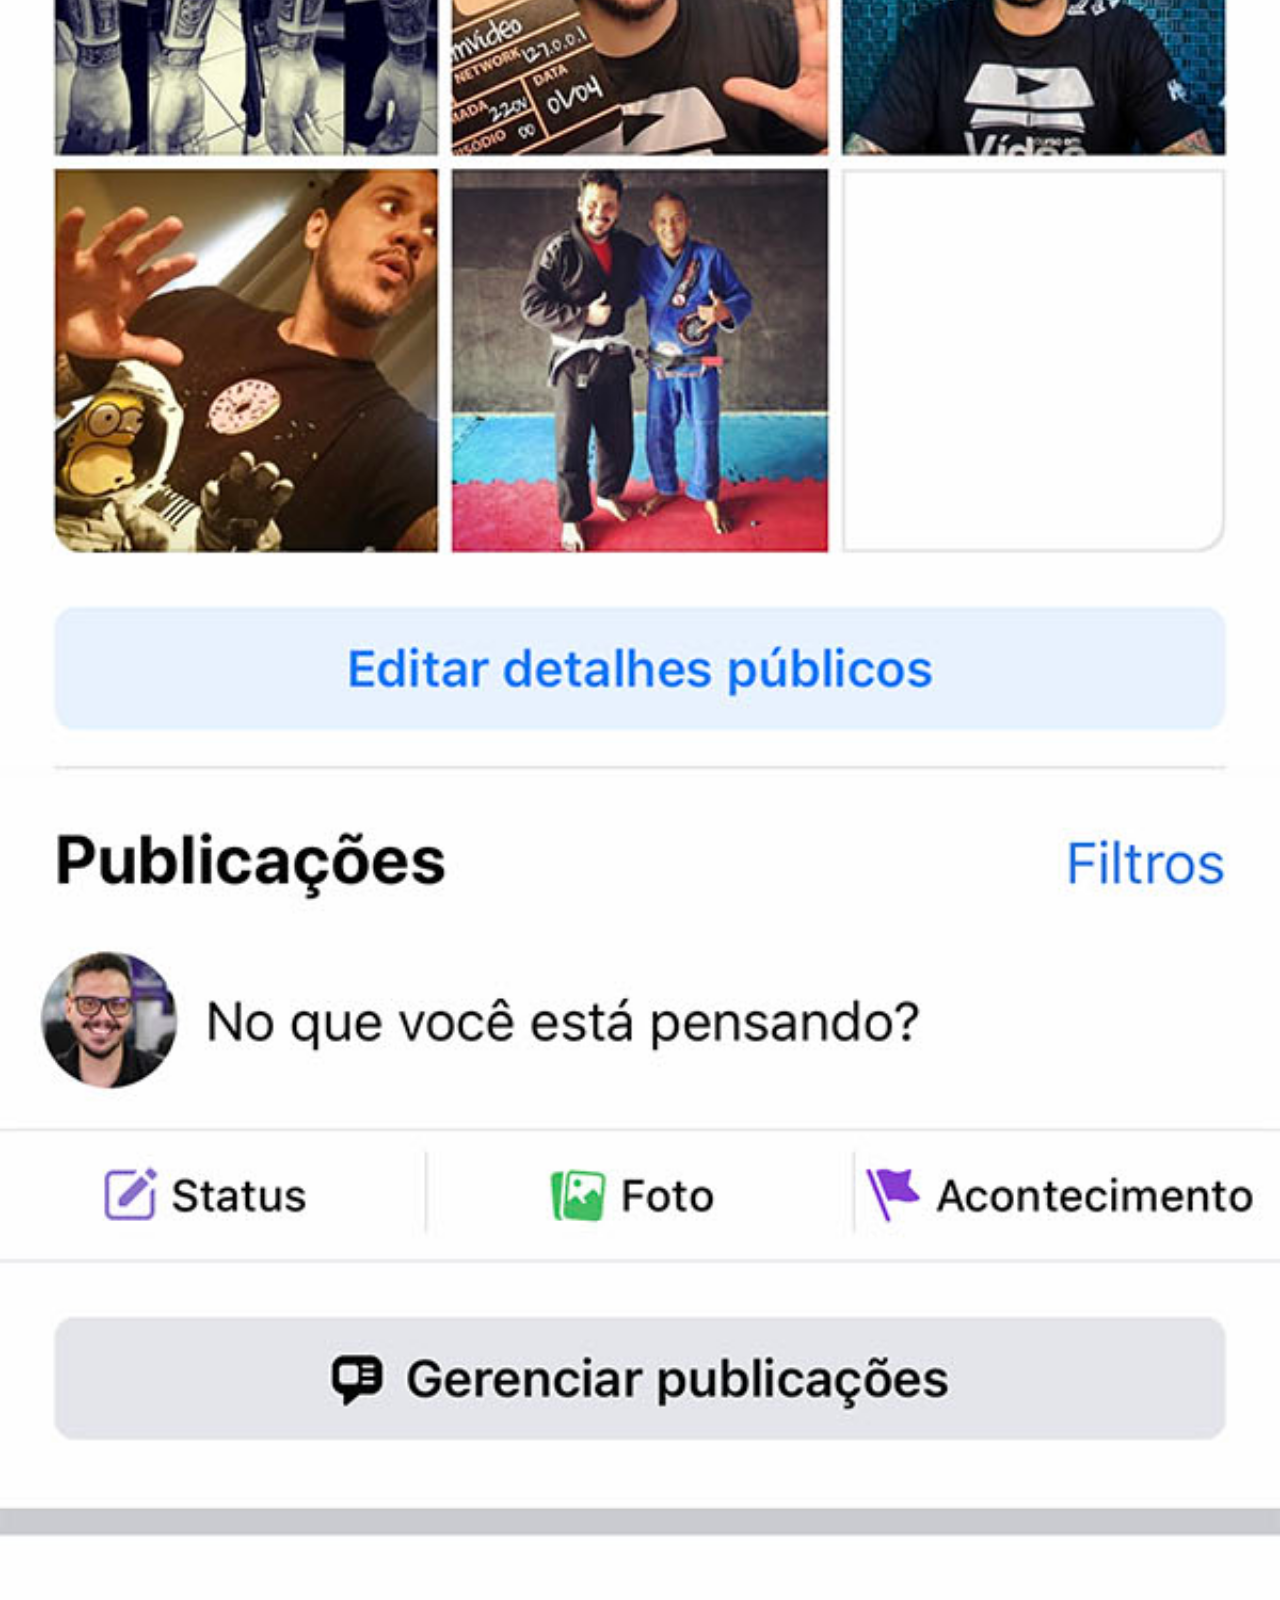
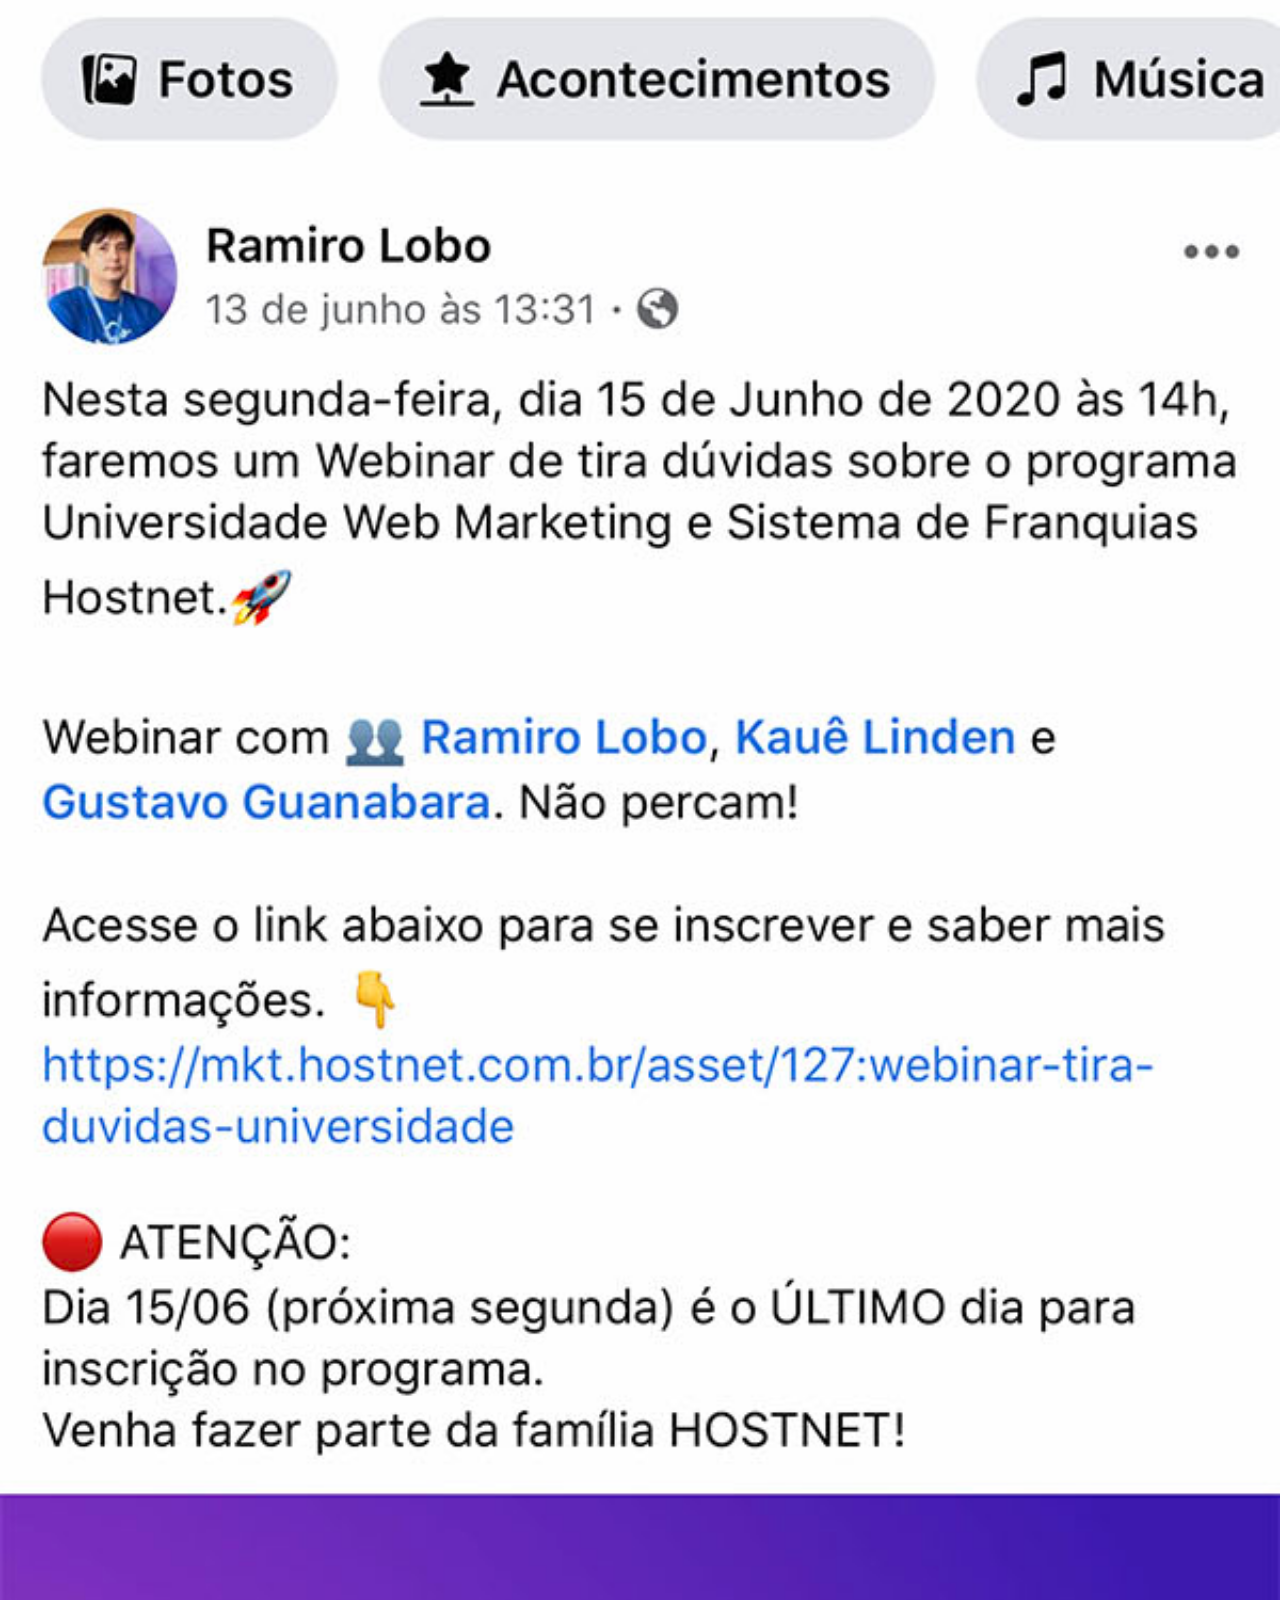
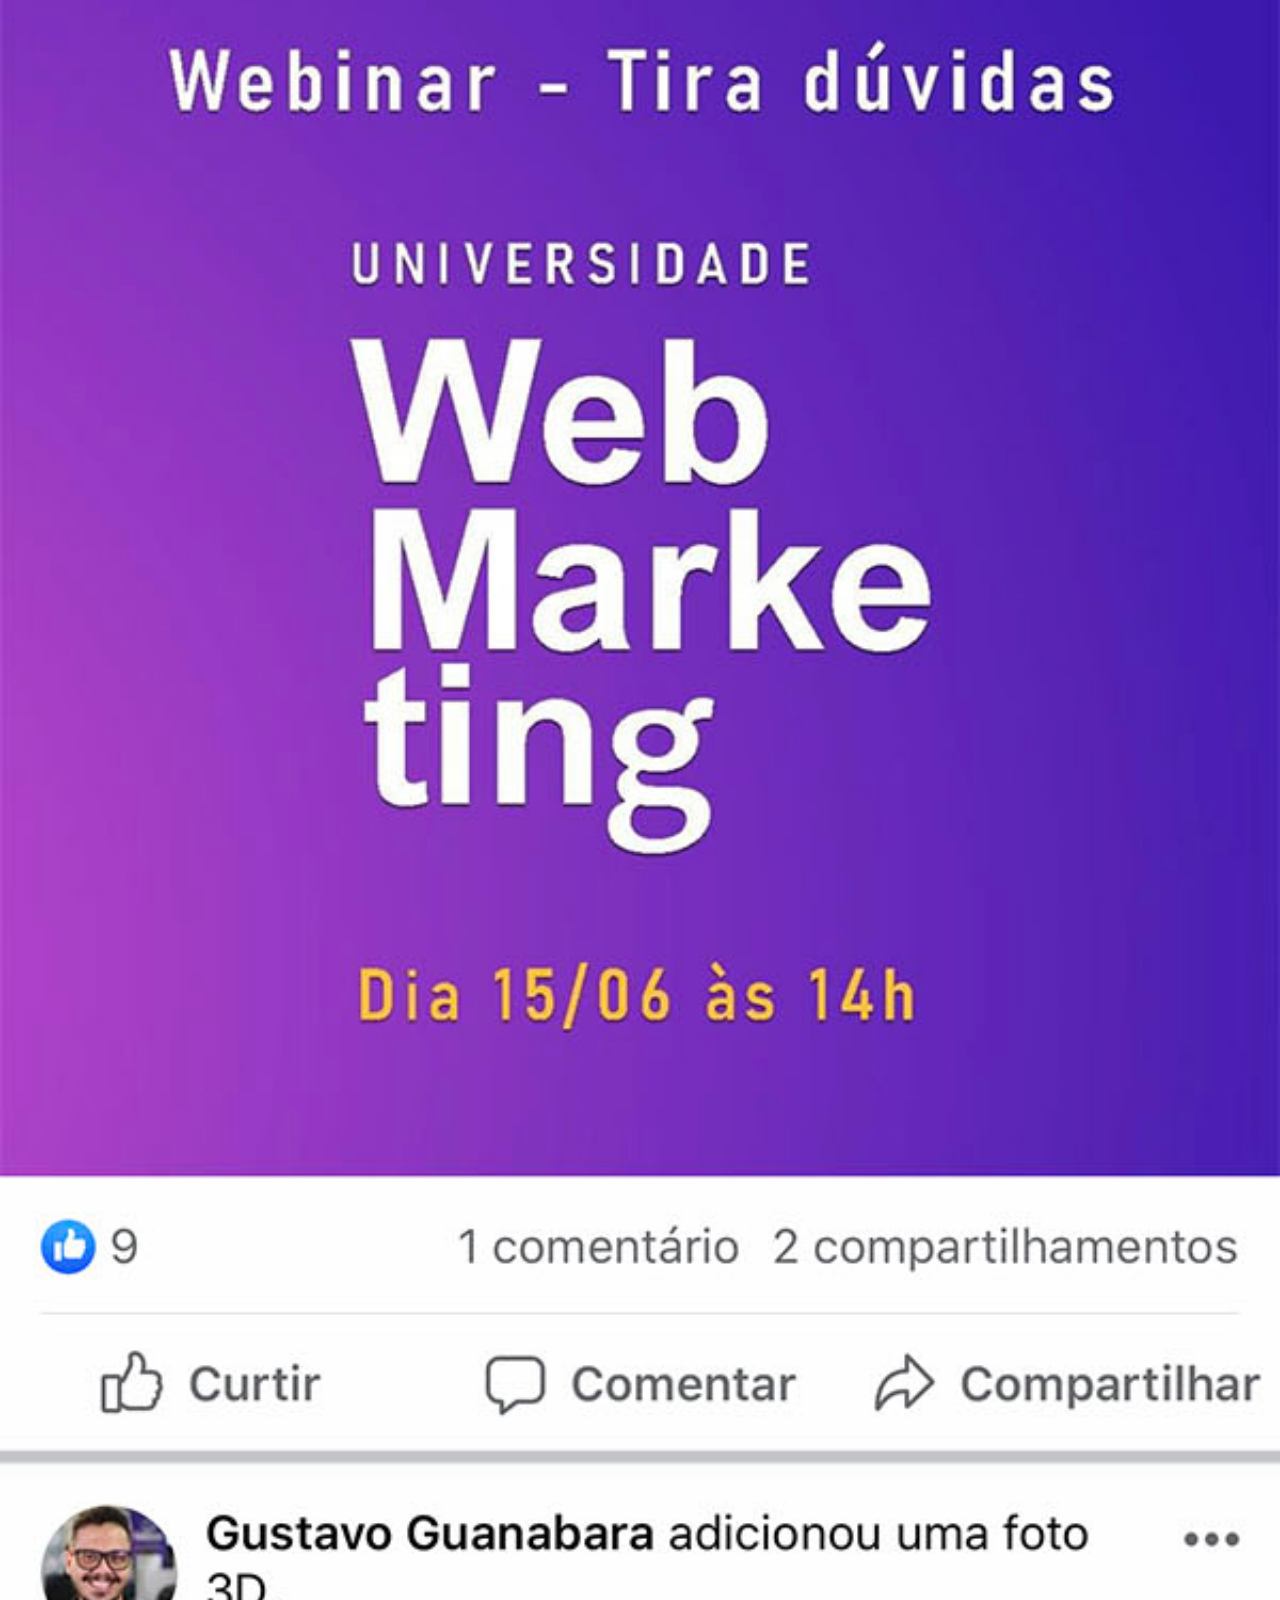
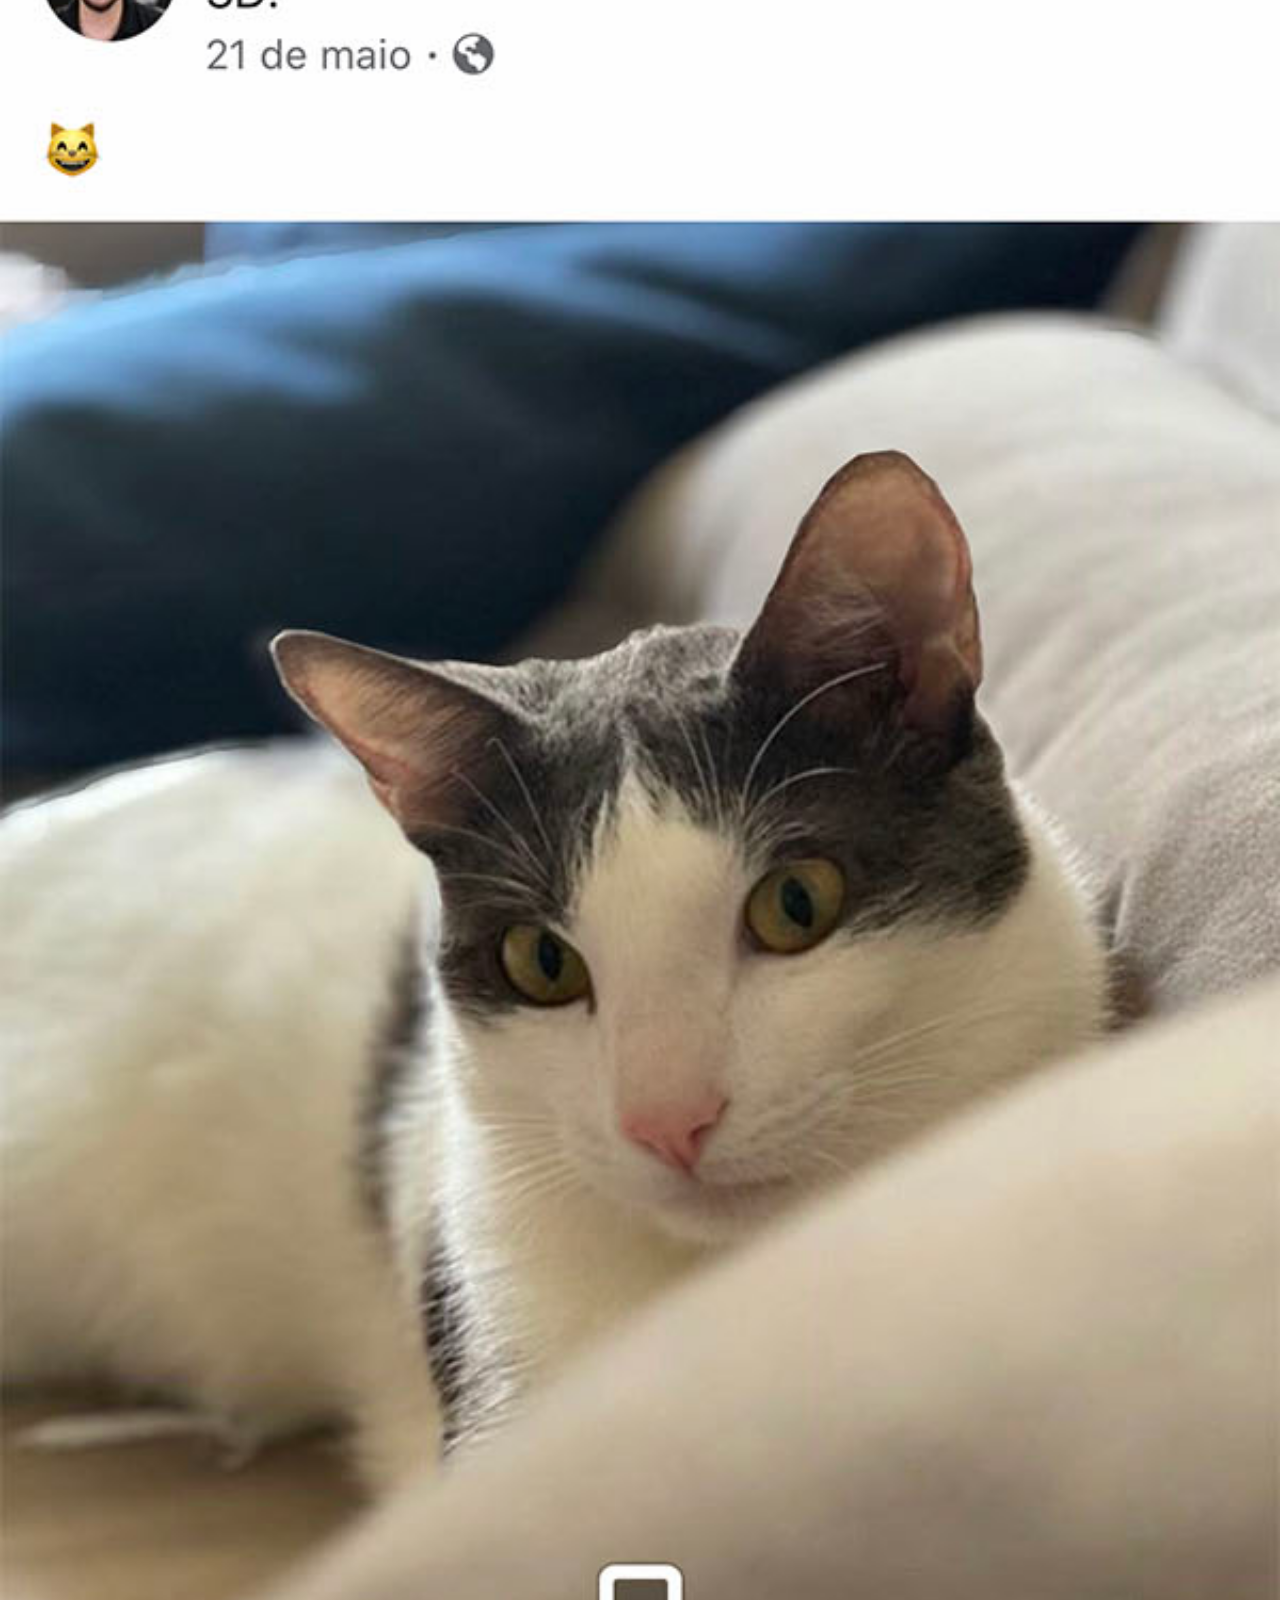
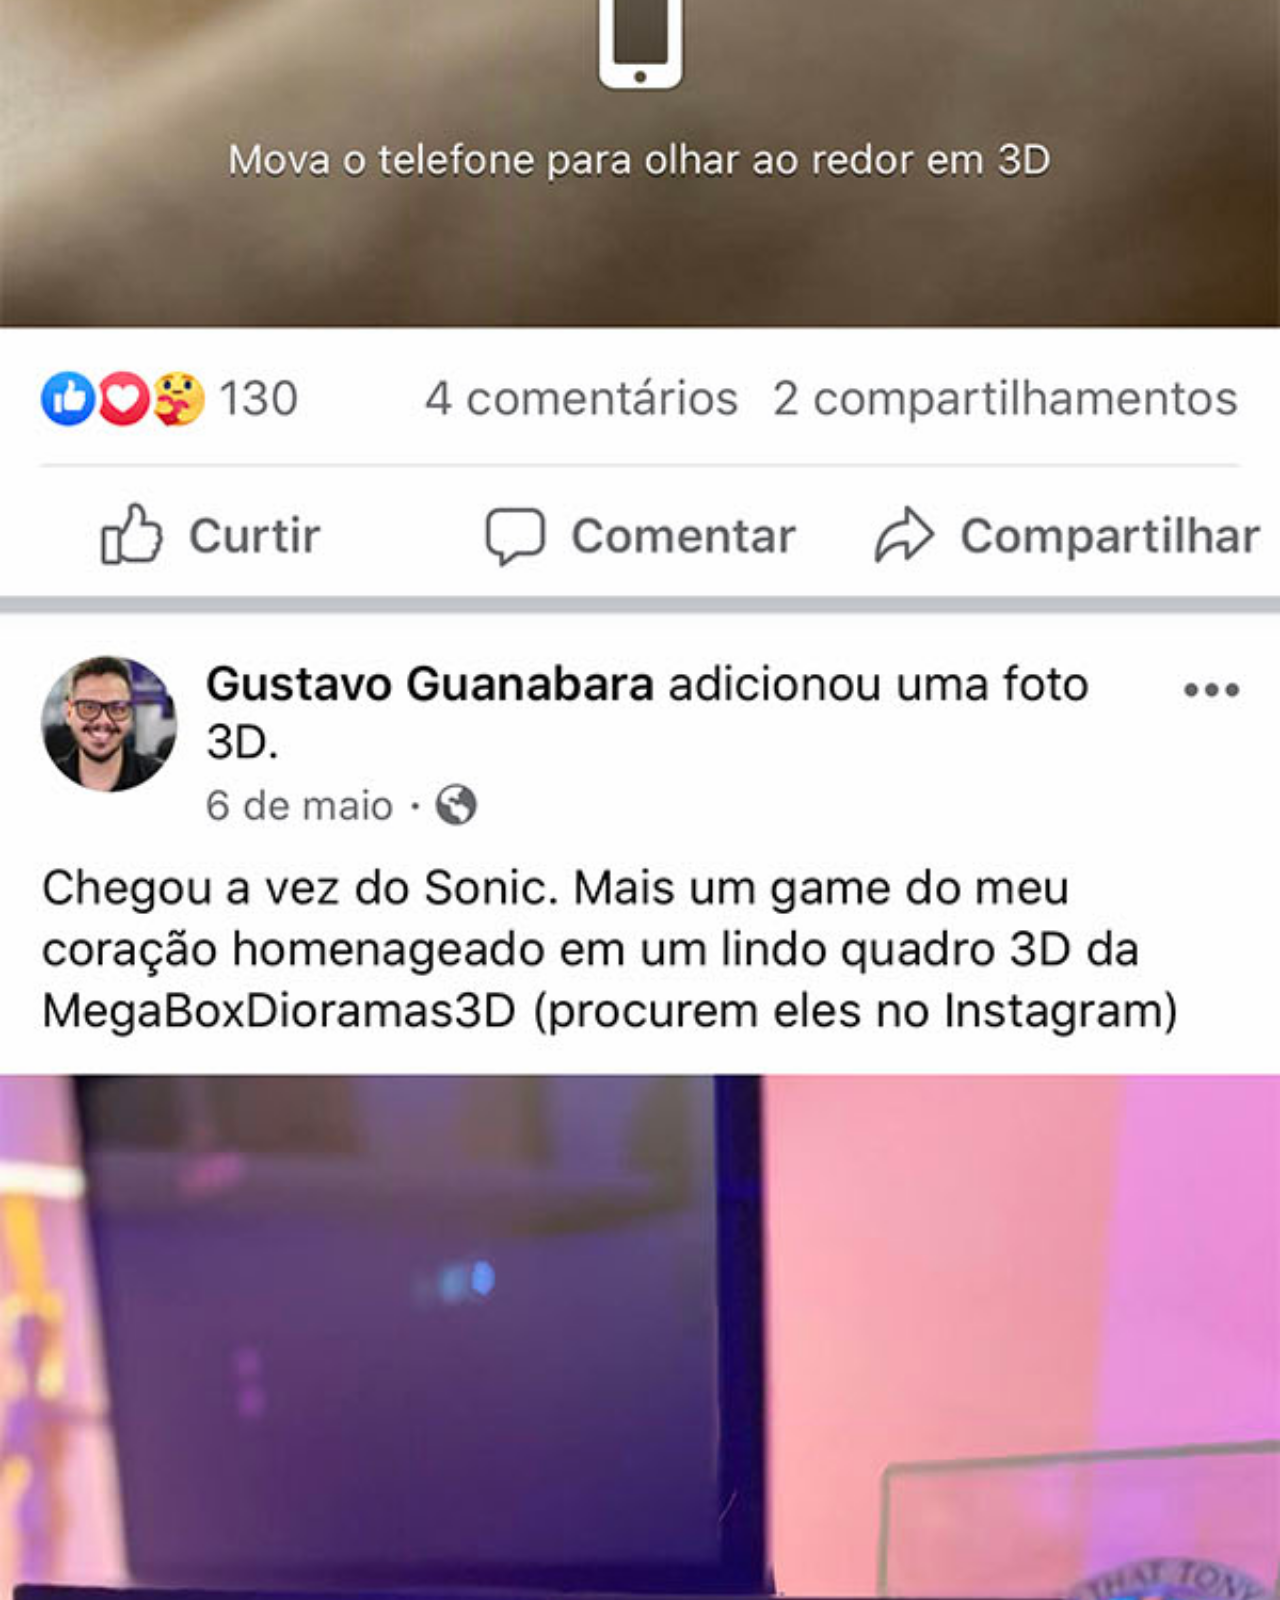
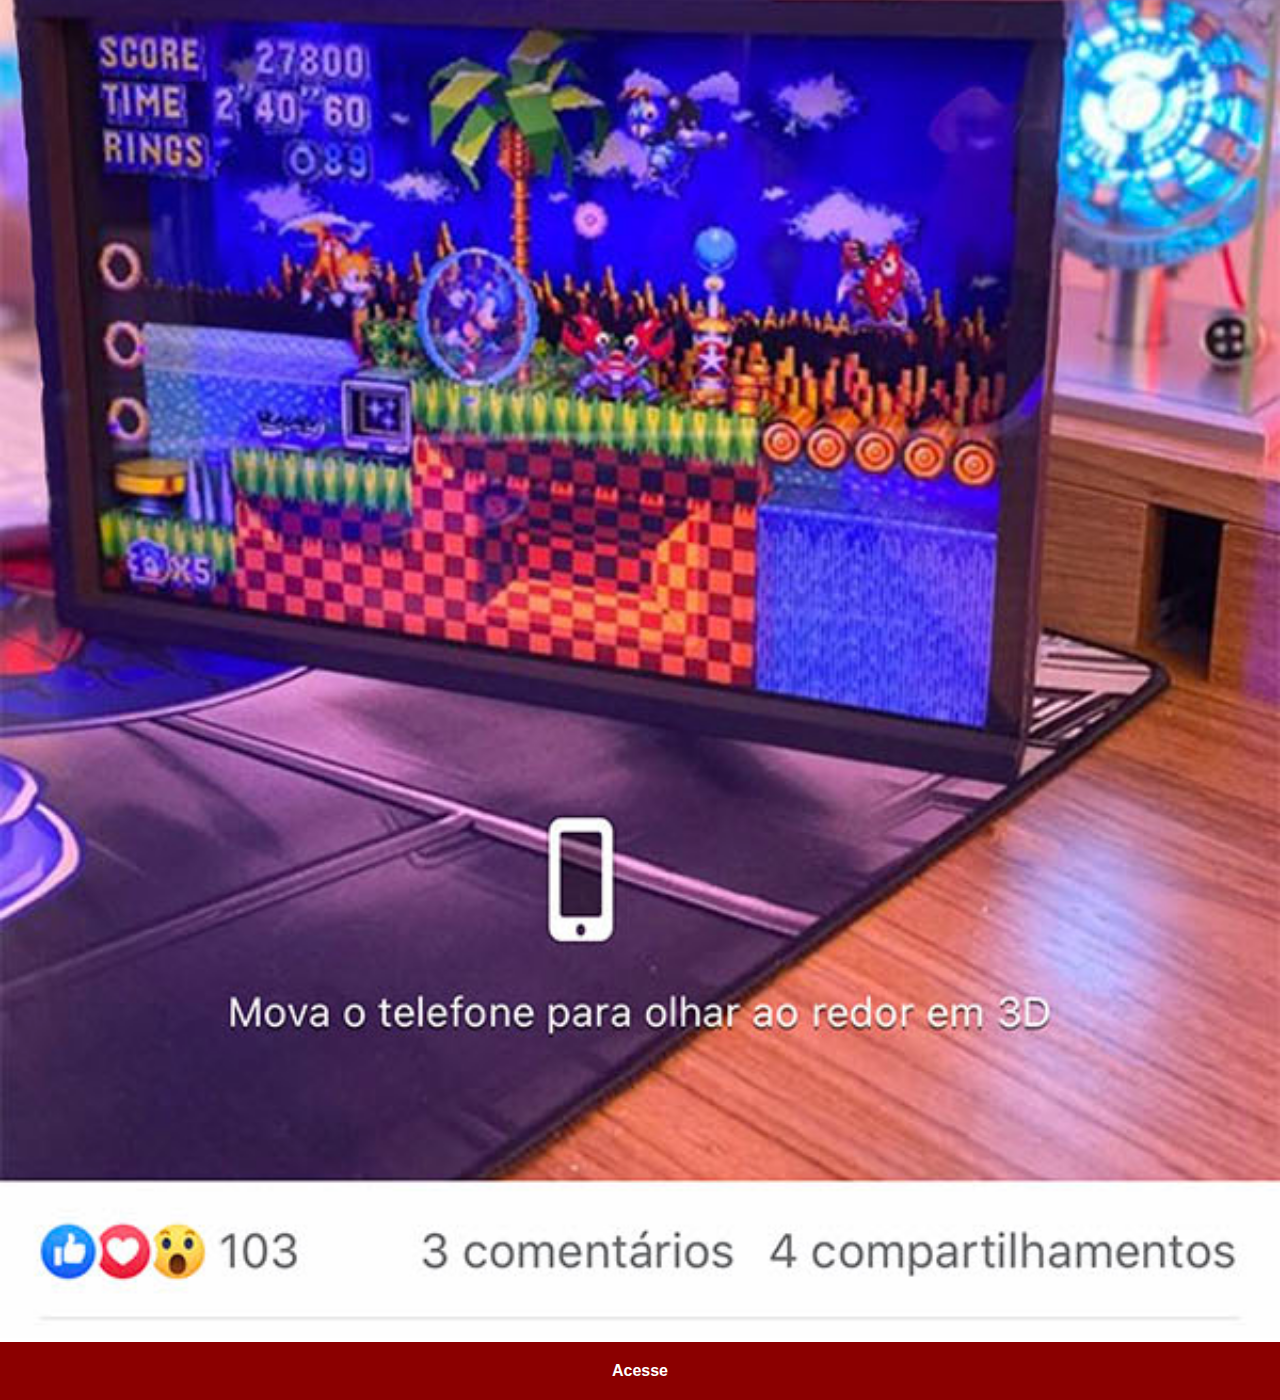
<file: linkedin.html>
<!DOCTYPE html>
<html lang="en">
<head>
    <meta charset="UTF-8">
    <meta name="viewport" content="width=device-width, initial-scale=1.0">
    <title>Linkedin</title>
    <link rel="stylesheet" href="estilos/social.css">
</head>
<body>
    <img src="imagens/tela-facebook.jpg" alt="Linkedin">
    <a href="https://www.linkedin.com/in/jairo-domingos-lima-junior-42b51a263/" target="_blank">Acesse</a>
</body>
</html>
</file>
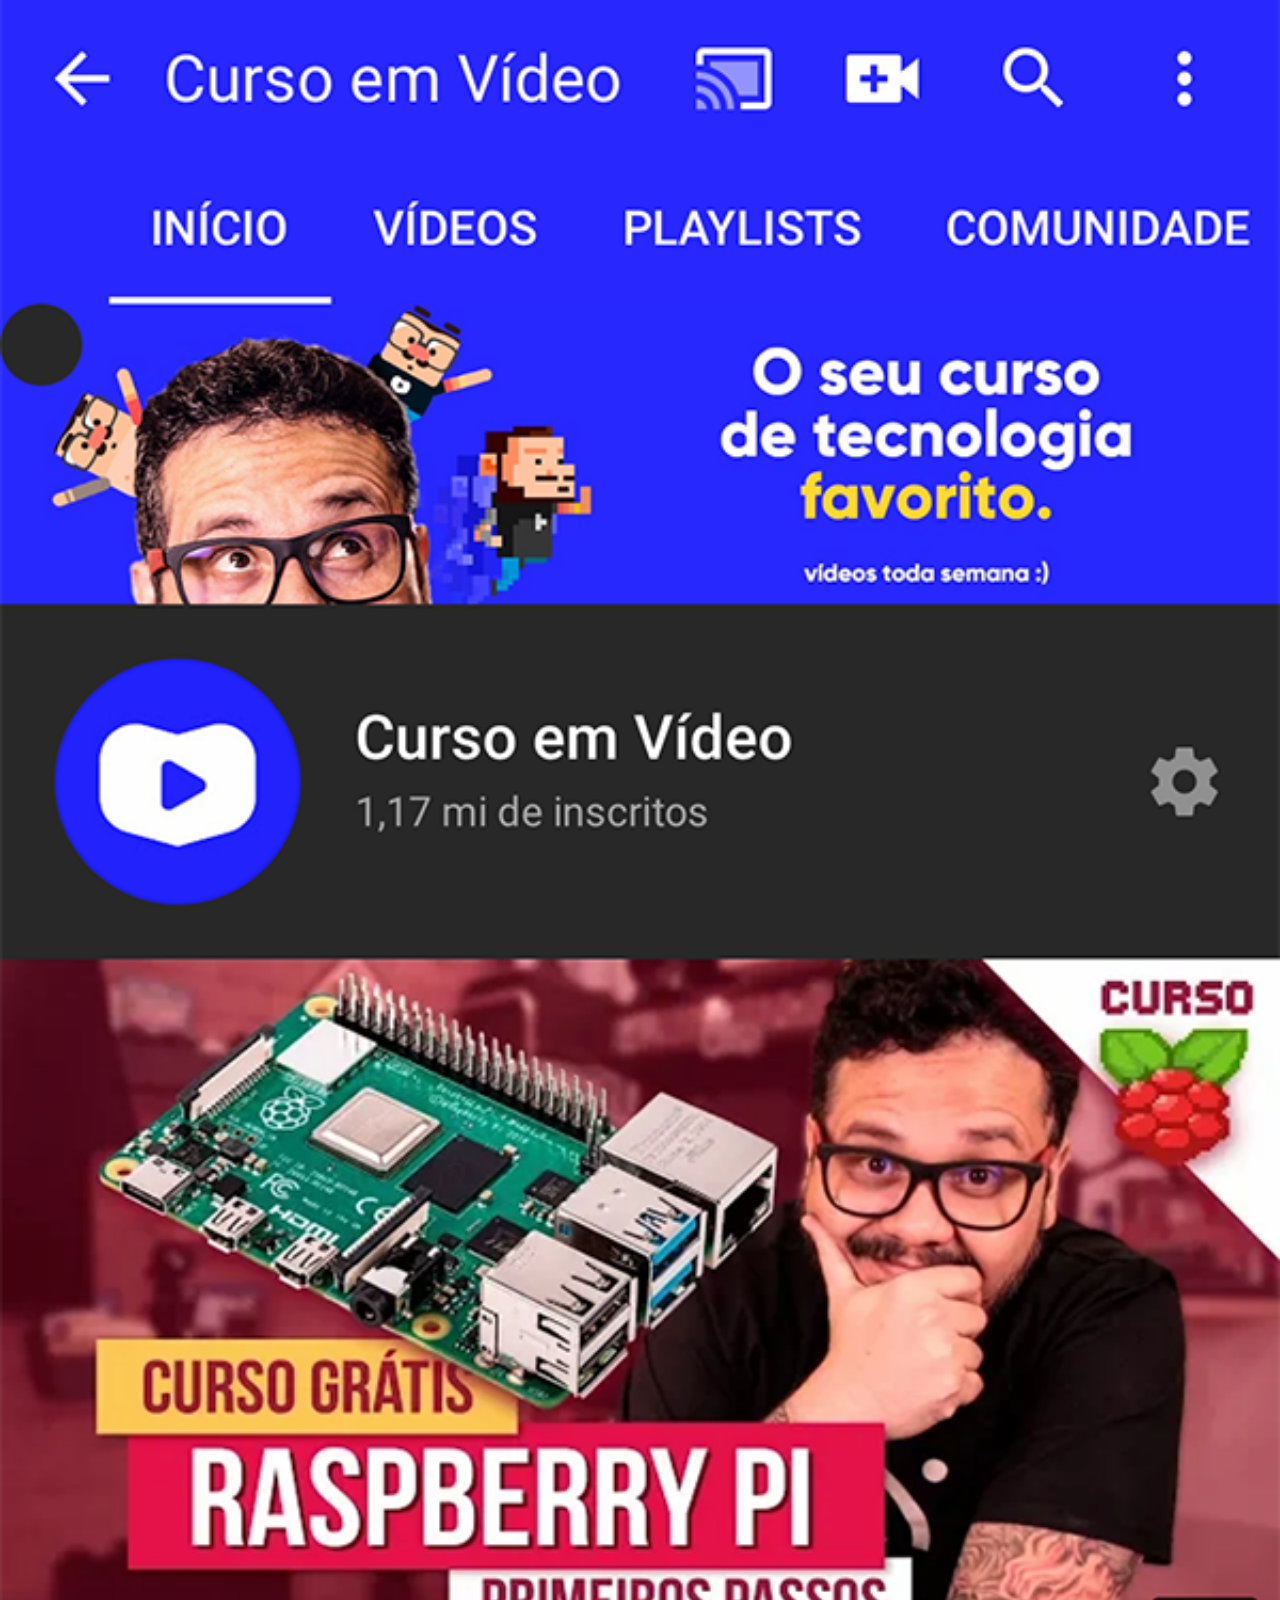
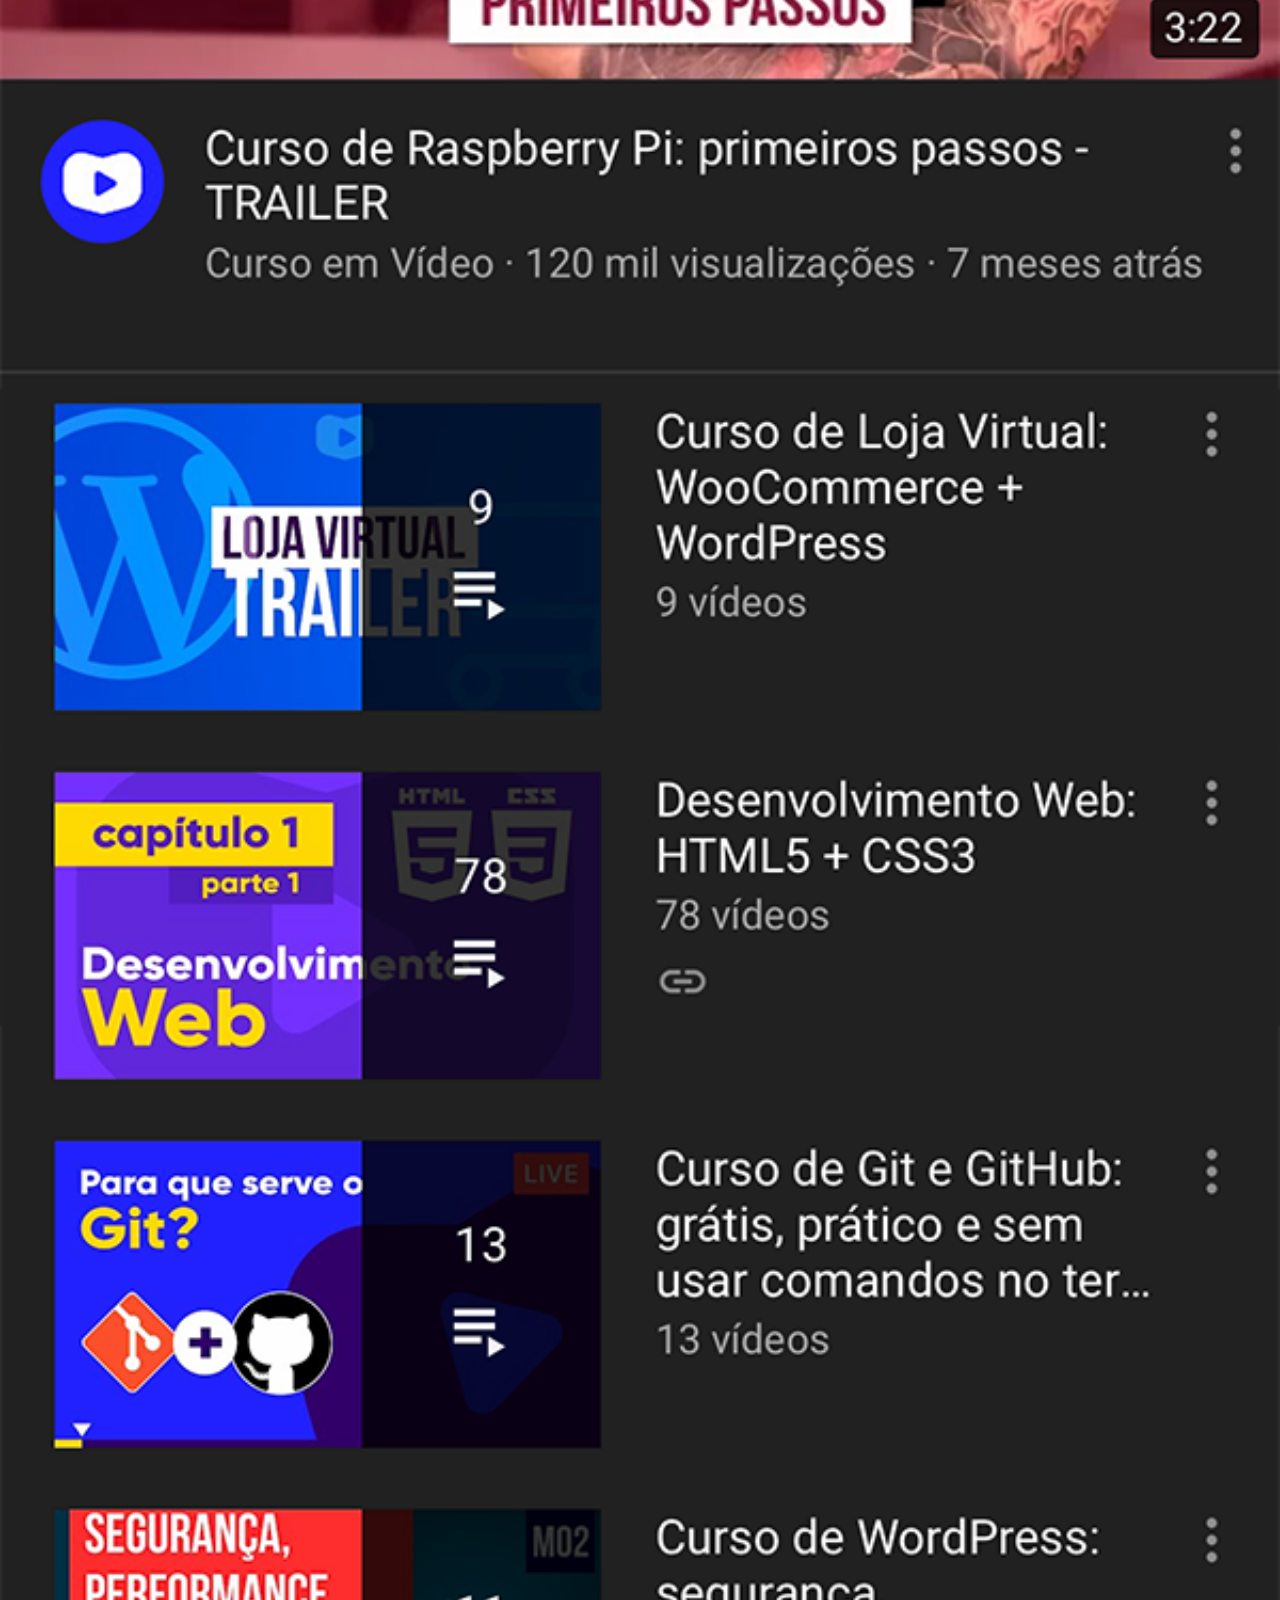
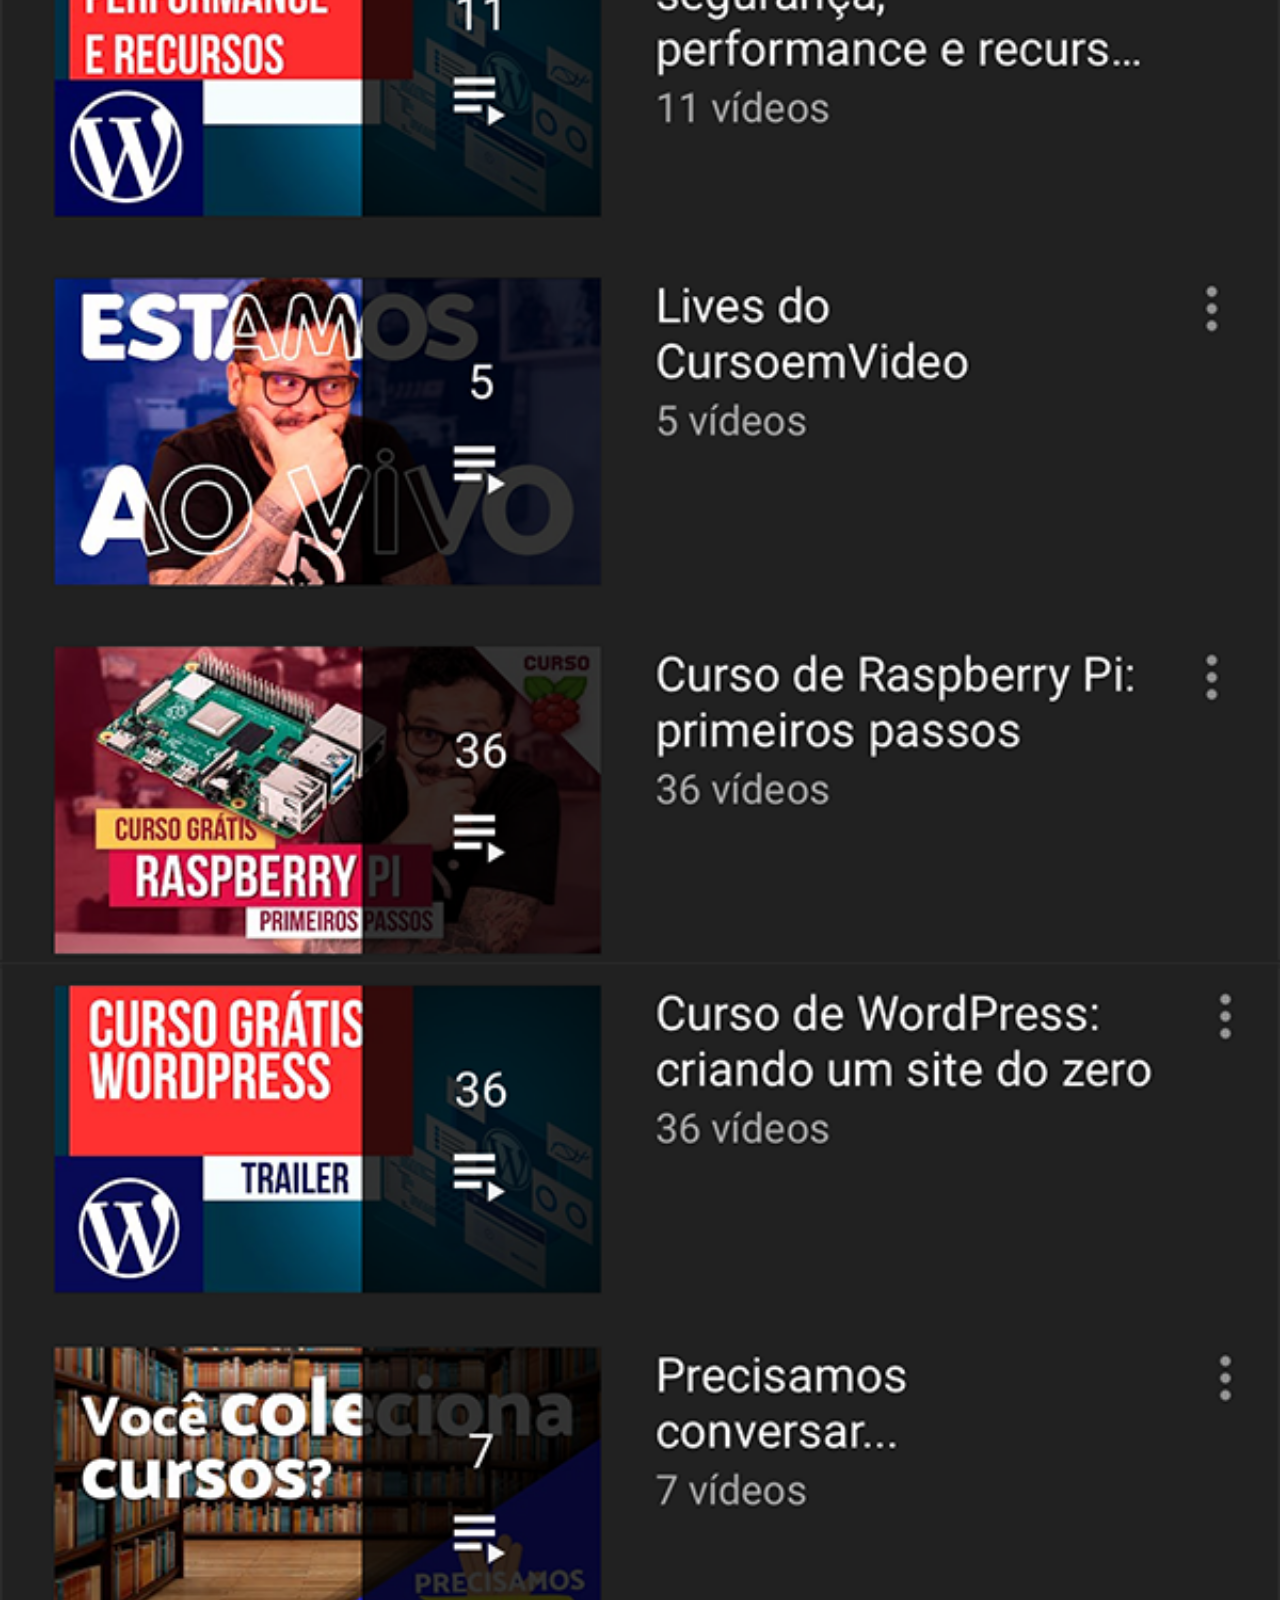
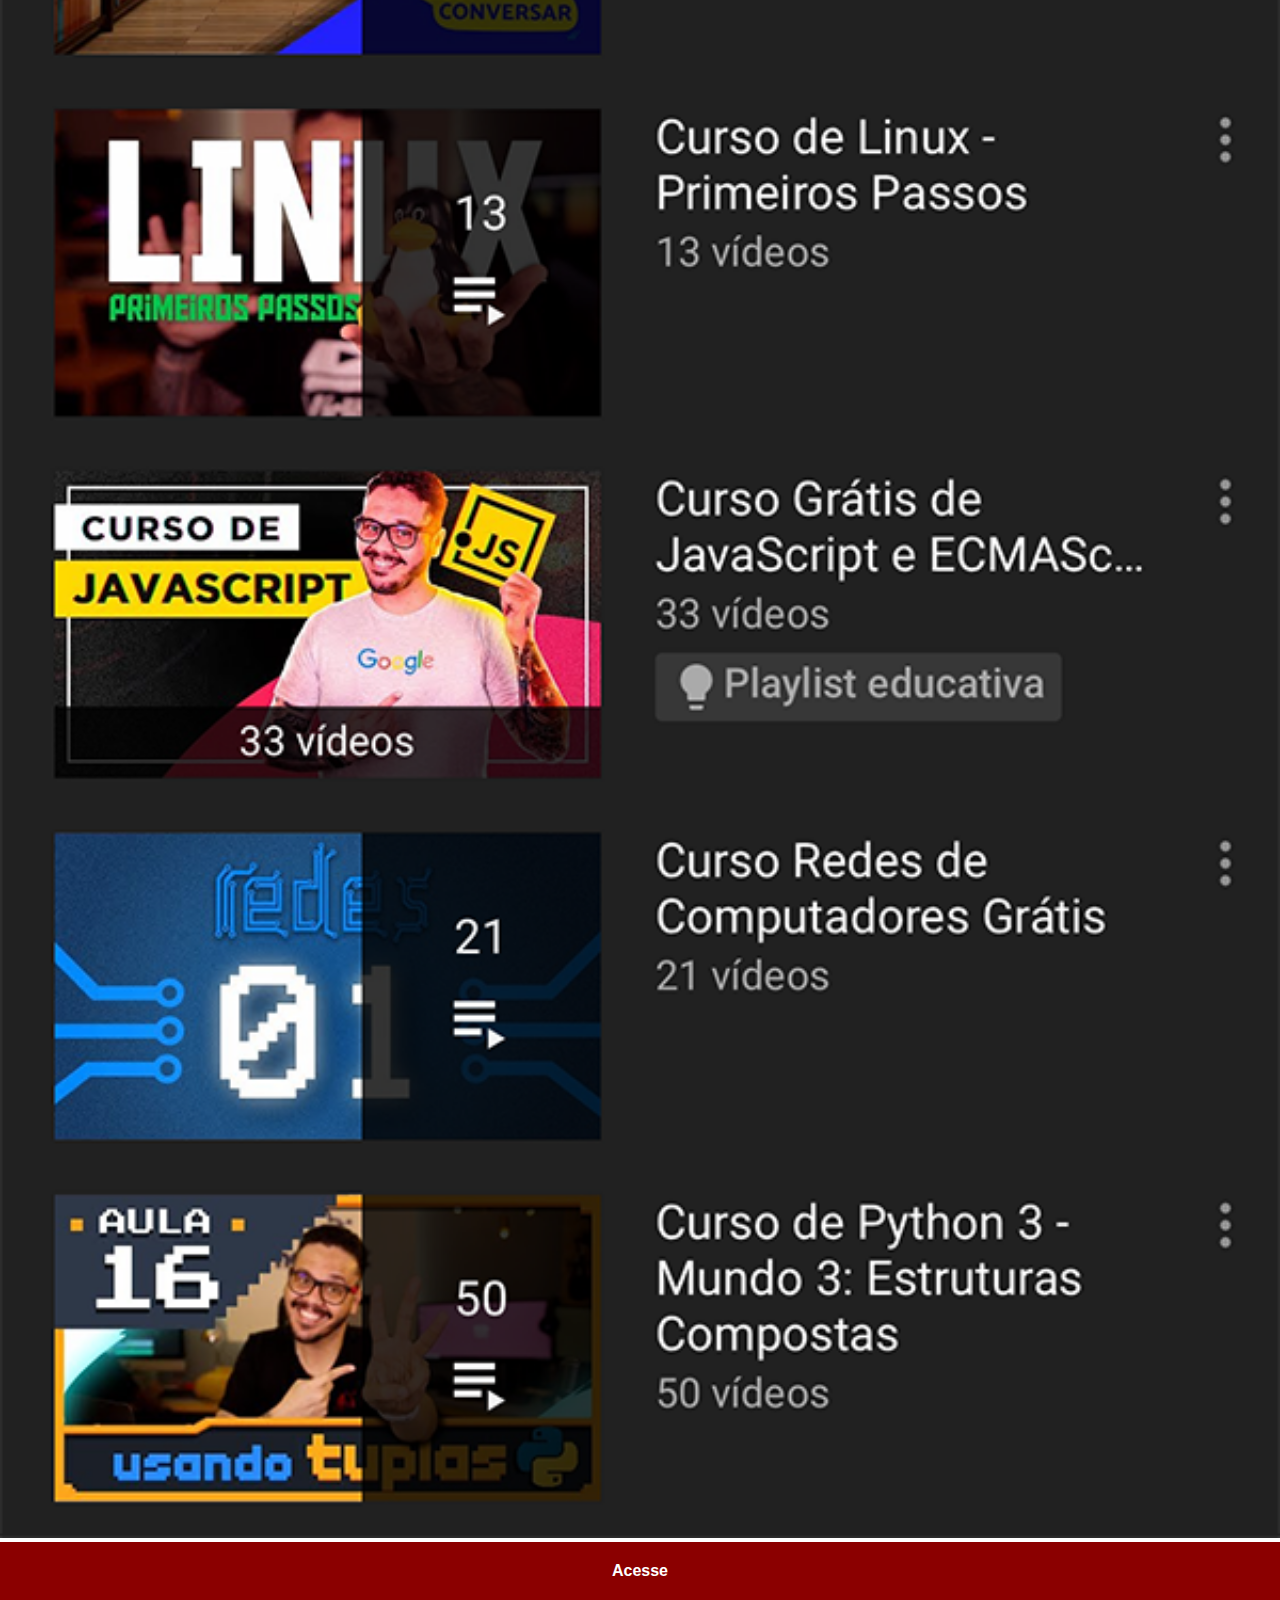
<file: youtube.html>
<!DOCTYPE html>
<html lang="pt-br">
<head>
    <meta charset="UTF-8">
    <meta name="viewport" content="width=device-width, initial-scale=1.0">
    <title>YouTube</title>
    <link rel="stylesheet" href="estilos/social.css">
    
</head>
<body>
    <img src="imagens/tela-youtube.png" alt="YouTube">
    <a href="https://www.youtube.com/@CursoemVideo/playlists" target="_blank">Acesse</a>
</body>
</html>
</file>
<file: estilos/style.css>
@charset "utf-8";

*{
    margin:0px;
    padding:0px;
    font-family: Arial, Helvetica, sans-serif;
}

body, html{
    height: 100vh;
    width: 100vw;
    background-color: black;
}

body{
    background: url('../imagens/fundo-madeira.jpg') no-repeat top center;
    background-size: cover;
    background-attachment: fixed;
}

main{
    height: 100vh;
    position: relative;

}

section#telefone{
    position: absolute;
    top: 50%;
    left: 50%;
    transform: translate(-50%, -50%);
    

    height: 627px;
    width: 311px;
    background: url('../imagens/frame-iphone.png') no-repeat;
}

iframe#tela{
    position: relative;
    top: 80px;
    left: 22px;
    width: 267px;
    height: 471px;
}

section#redes-sociais{
    text-align: right;
}


section#redes-sociais img{
    width: 50px;
    margin:10px;
    border-radius: 50%;
    box-shadow: black (0px, 0px, 0px, 0,400px);
    box-sizing: border-box;
}

section#redes-sociais img:hover{
    border: 2px solid rgba(255, 255, 255, 0.603);
    transform: translate(-3, -3,);
    box-shadow: 5px 5px 10px rgba(0, 0, 0, 0.623);
    transition: transform 0.5s, border 1s;
}
</file>
<file: estilos/social.css>
@charset "utf-8";

*{
    margin: 0px;
    padding:0px;
    font-family: Arial, Helvetica, sans-serif;


}

::-webkit-scrollbar{
    width: 0px;
    height: 0px;
}

img{
    width: 100vw;
}

a {
    display: block;
    background-color: darkred;
    color: white;
    padding: 20px;
    text-align: center;
    font-weight: bolder;
    text-decoration: none;
}

a:hover{
    background-color: red;

}
</file>
